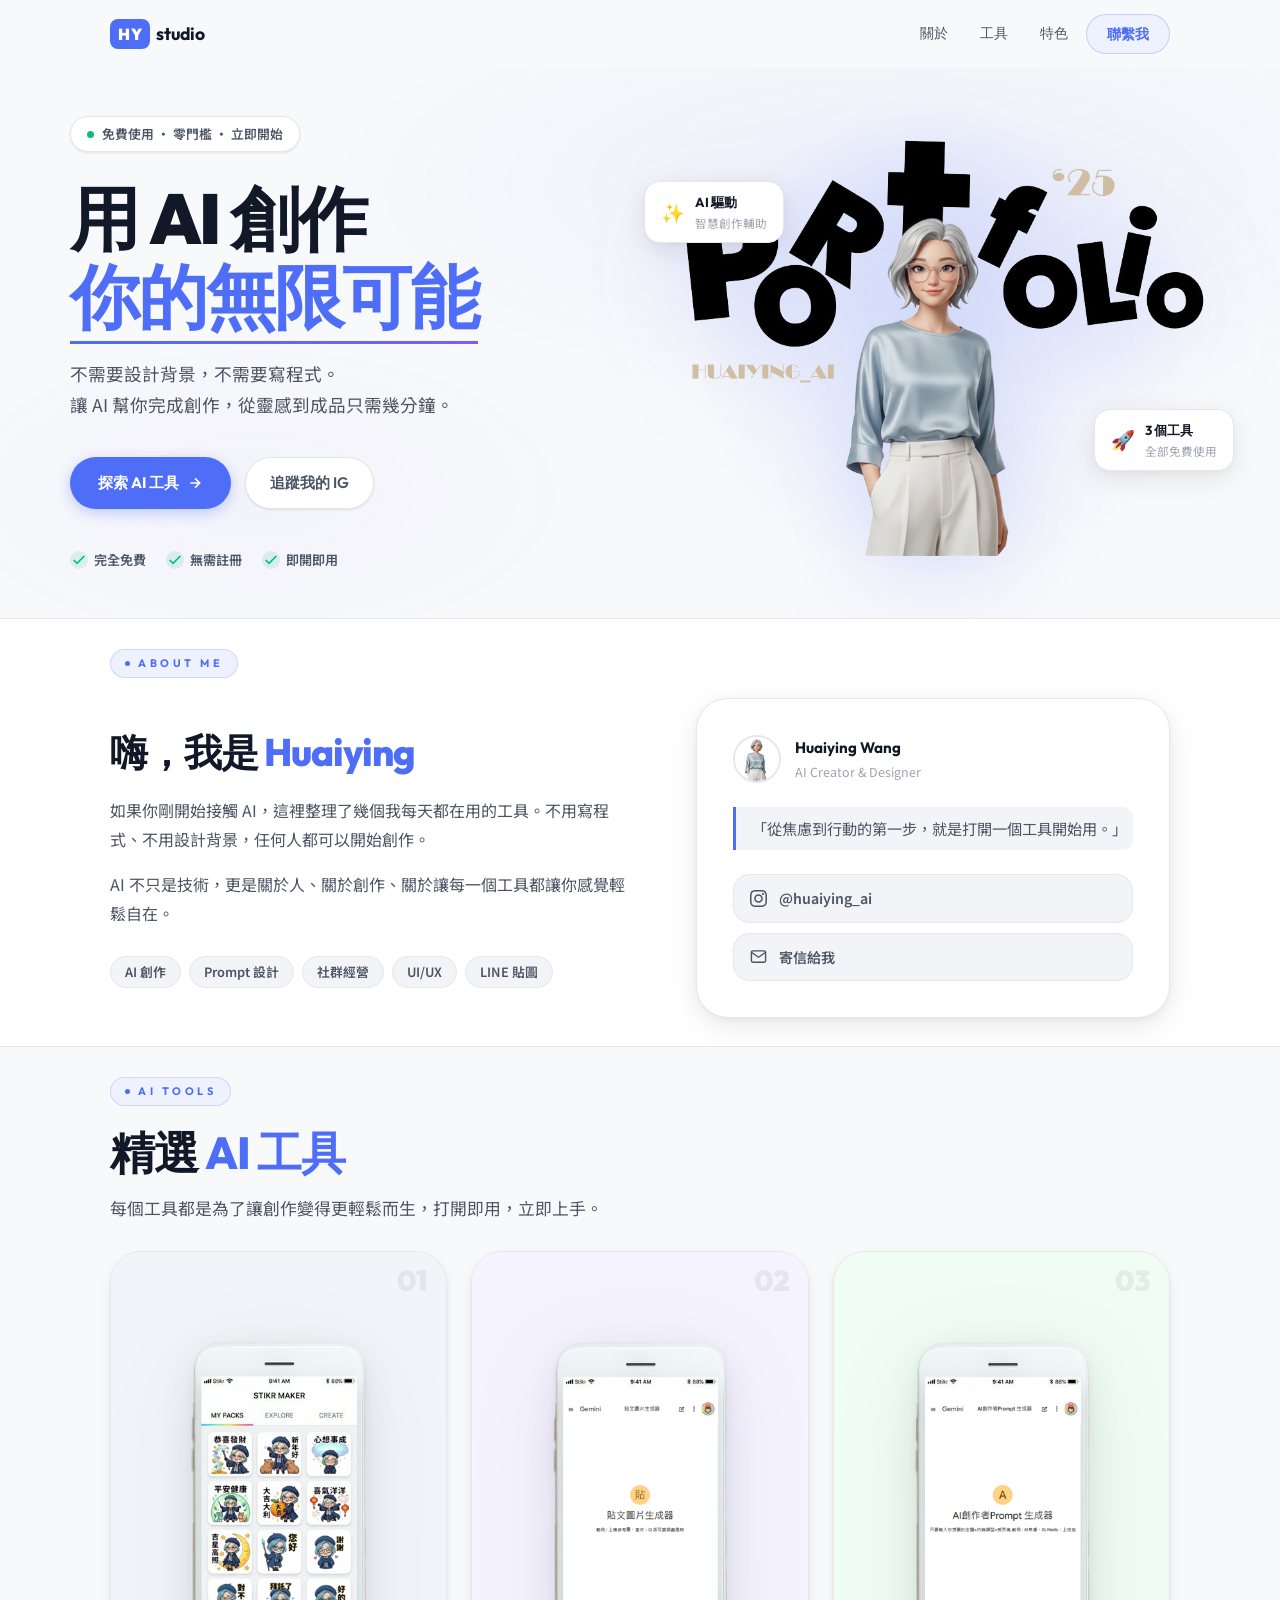
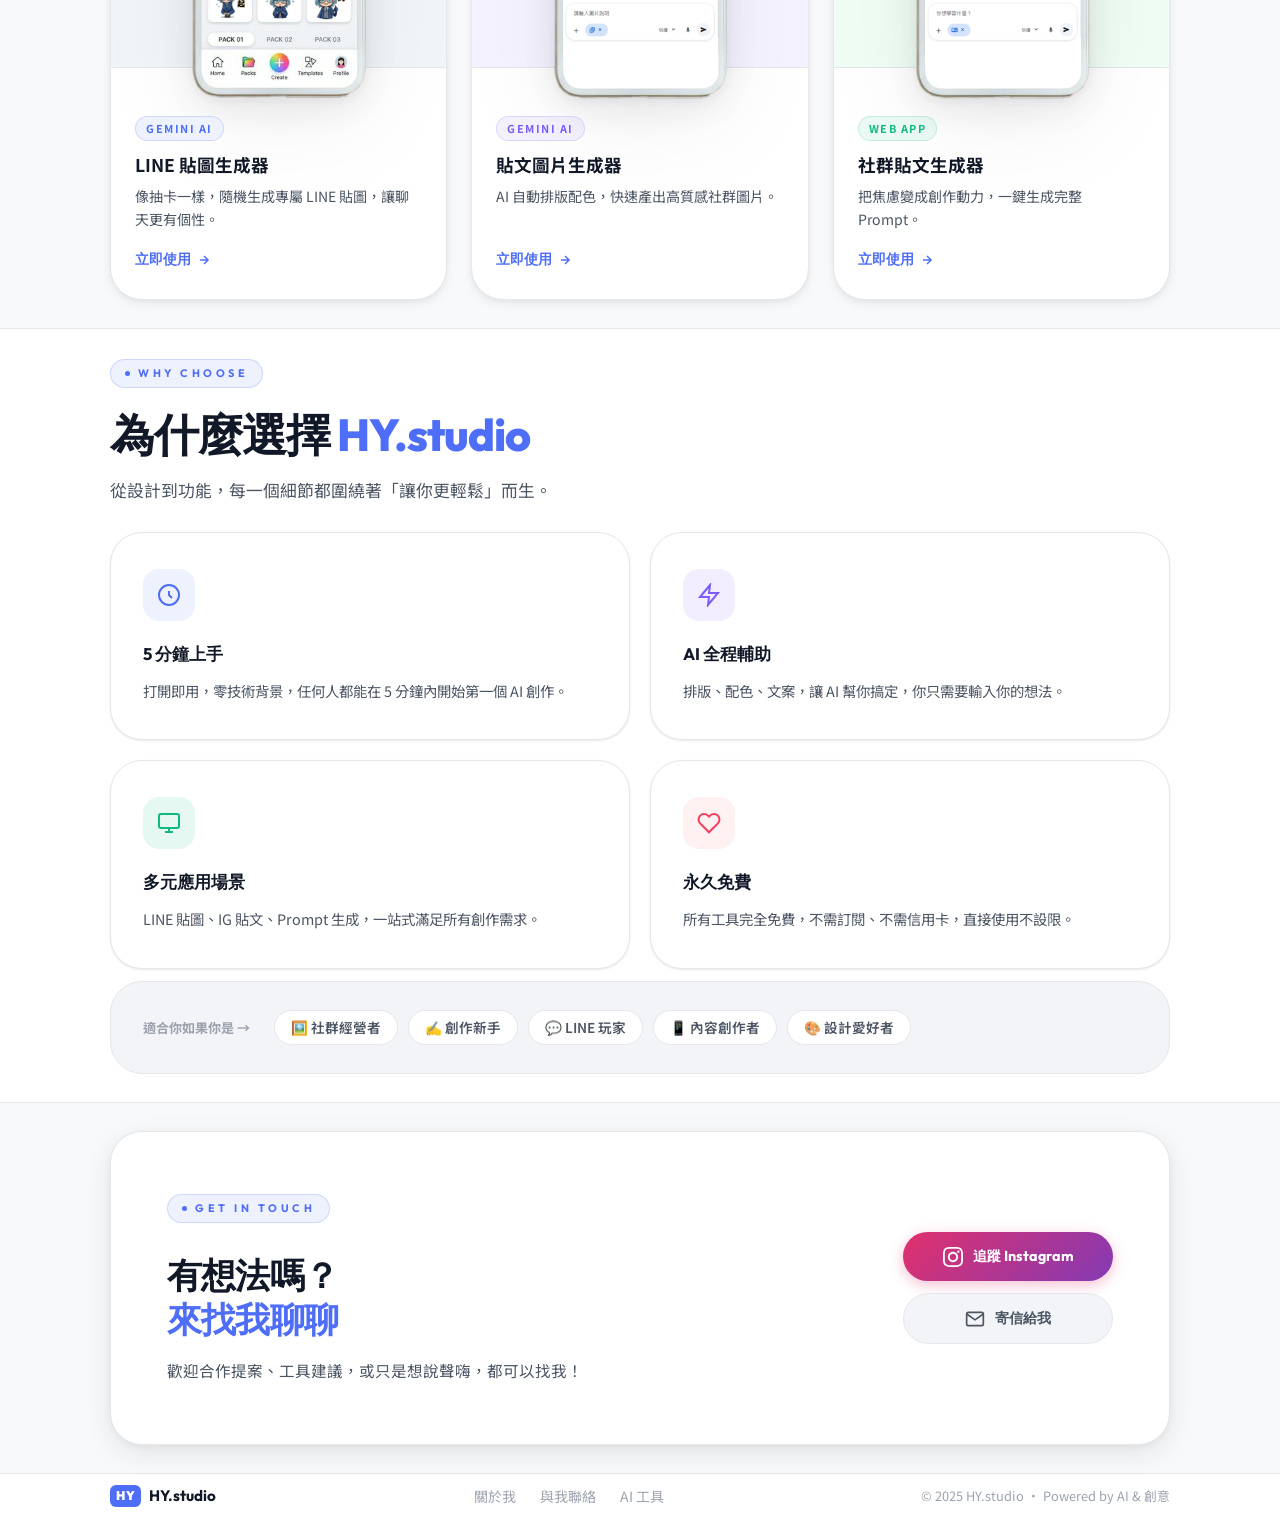
<file: index.html>
<!DOCTYPE html>
<html lang="zh-TW">
<head>
    <meta charset="UTF-8">
    <meta name="viewport" content="width=device-width, initial-scale=1.0">
    <title>HY.studio｜AI 創作與效率工具包</title>
    <meta name="description" content="HY.studio — AI 創作與效率工具包，從焦慮到行動的第一步。免費 AI 工具、LINE 貼圖生成、社群貼文生成器，零門檻開始你的 AI 創作之旅。">
    <meta name="keywords" content="AI工具, LINE貼圖, 社群貼文, Prompt生成, HY studio, 免費AI">
    <link rel="preconnect" href="https://fonts.googleapis.com">
    <link rel="preconnect" href="https://fonts.gstatic.com" crossorigin>
    <link href="https://fonts.googleapis.com/css2?family=Outfit:wght@300;400;500;600;700;800;900&family=Noto+Sans+TC:wght@300;400;500;600;700;900&display=swap" rel="stylesheet">
    <link rel="stylesheet" href="style.css">
</head>
<body>

    <!-- ===== NAVBAR ===== -->
    <nav class="navbar" id="navbar" role="navigation" aria-label="主要導覽">
        <div class="nav-inner">
            <a href="#" class="nav-logo" id="nav-logo-link" aria-label="HY.studio 首頁">
                <span class="logo-mark" aria-hidden="true">HY</span>
                <span class="logo-text">studio</span>
            </a>
            <div class="nav-links" role="list">
                <a href="#about"    class="nav-link" role="listitem">關於</a>
                <a href="#tools"    class="nav-link" role="listitem">工具</a>
                <a href="#features" class="nav-link" role="listitem">特色</a>
                <a href="#contact"  class="nav-cta"  role="listitem" id="nav-contact-btn">聯繫我</a>
            </div>
        </div>
    </nav>

    <!-- ===== HERO ===== -->
    <section class="hero" id="hero" aria-label="主視覺區塊">
        <div class="hero-inner">
            <!-- 左欄：文字 -->
            <div class="hero-text">
                <div class="hero-badge">
                    <span class="badge-dot" aria-hidden="true"></span>
                    免費使用 · 零門檻 · 立即開始
                </div>
                <h1 class="hero-title" id="hero-title">
                    用 AI 創作<br>
                    <span class="hero-title-accent">你的無限可能</span>
                </h1>
                <p class="hero-desc">
                    不需要設計背景，不需要寫程式。<br>
                    讓 AI 幫你完成創作，從靈感到成品只需幾分鐘。
                </p>
                <div class="hero-actions">
                    <a href="#tools" class="btn-primary" id="hero-cta-tools">
                        探索 AI 工具
                        <svg width="16" height="16" viewBox="0 0 24 24" fill="none" stroke="currentColor" stroke-width="2.5" aria-hidden="true"><path d="M5 12h14M12 5l7 7-7 7"/></svg>
                    </a>
                    <a href="https://www.instagram.com/huaiying_ai" target="_blank" rel="noopener noreferrer" class="btn-outline" id="hero-cta-ig">
                        追蹤我的 IG
                    </a>
                </div>
                <!-- 信任指標 -->
                <div class="trust-bar" aria-label="信任指標">
                    <div class="trust-item">
                        <span class="trust-icon" aria-hidden="true">
                            <svg width="16" height="16" viewBox="0 0 24 24" fill="none" stroke="currentColor" stroke-width="2.5"><polyline points="20 6 9 17 4 12"/></svg>
                        </span>
                        完全免費
                    </div>
                    <div class="trust-item">
                        <span class="trust-icon" aria-hidden="true">
                            <svg width="16" height="16" viewBox="0 0 24 24" fill="none" stroke="currentColor" stroke-width="2.5"><polyline points="20 6 9 17 4 12"/></svg>
                        </span>
                        無需註冊
                    </div>
                    <div class="trust-item">
                        <span class="trust-icon" aria-hidden="true">
                            <svg width="16" height="16" viewBox="0 0 24 24" fill="none" stroke="currentColor" stroke-width="2.5"><polyline points="20 6 9 17 4 12"/></svg>
                        </span>
                        即開即用
                    </div>
                </div>
            </div>

            <!-- 右欄：Avatar -->
            <div class="hero-visual" aria-hidden="true">
                <div class="hero-img-wrapper" id="hero-avatar-frame">
                    <div class="hero-img-bg"></div>
                    <img src="images/portfolio_head.png" alt="HY — AI 創作者 Huaiying" class="hero-avatar" id="hero-avatar" loading="eager">
                </div>
                <!-- 浮動卡 -->
                <div class="float-card card-top">
                    <span class="float-icon">✨</span>
                    <div>
                        <div class="float-title">AI 驅動</div>
                        <div class="float-sub">智慧創作輔助</div>
                    </div>
                </div>
                <div class="float-card card-bottom">
                    <span class="float-icon">🚀</span>
                    <div>
                        <div class="float-title">3 個工具</div>
                        <div class="float-sub">全部免費使用</div>
                    </div>
                </div>
            </div>
        </div>
    </section>

    <!-- ===== ABOUT ===== -->
    <section class="about-section fade-in" id="about" aria-label="關於 HY.studio">
        <div class="section-wrap">
            <div class="section-eyebrow">About Me</div>
            <div class="about-grid">
                <div class="about-text">
                    <h2>嗨，我是 <span class="text-accent">Huaiying</span></h2>
                    <p>如果你剛開始接觸 AI，這裡整理了幾個我每天都在用的工具。不用寫程式、不用設計背景，任何人都可以開始創作。</p>
                    <p>AI 不只是技術，更是關於人、關於創作、關於讓每一個工具都讓你感覺輕鬆自在。</p>
                    <div class="about-tags" aria-label="專業領域">
                        <span class="tag">AI 創作</span>
                        <span class="tag">Prompt 設計</span>
                        <span class="tag">社群經營</span>
                        <span class="tag">UI/UX</span>
                        <span class="tag">LINE 貼圖</span>
                    </div>
                </div>
                <div class="about-card" role="complementary">
                    <div class="about-card-top">
                        <div class="about-avatar-wrap">
                            <img src="images/avatar.png" alt="Huaiying 頭像" loading="lazy"
                                 onerror="this.style.display='none';this.nextElementSibling.style.display='flex'">
                            <div class="avatar-initial" aria-hidden="true" style="display:none">HY</div>
                        </div>
                        <div>
                            <div class="about-name">Huaiying Wang</div>
                            <div class="about-role">AI Creator &amp; Designer</div>
                        </div>
                    </div>
                    <blockquote class="about-quote">
                        「從焦慮到行動的第一步，就是打開一個工具開始用。」
                    </blockquote>
                    <div class="about-social">
                        <a href="https://www.instagram.com/huaiying_ai" target="_blank" rel="noopener noreferrer"
                           class="social-btn" id="about-ig-link" aria-label="前往 Instagram @huaiying_ai">
                            <svg viewBox="0 0 24 24" fill="currentColor" width="17" height="17" aria-hidden="true"><path d="M12 2.163c3.204 0 3.584.012 4.85.07 3.252.148 4.771 1.691 4.919 4.919.058 1.265.069 1.645.069 4.849 0 3.205-.012 3.584-.069 4.849-.149 3.225-1.664 4.771-4.919 4.919-1.266.058-1.644.07-4.85.07-3.204 0-3.584-.012-4.849-.07-3.26-.149-4.771-1.699-4.919-4.92-.058-1.265-.07-1.644-.07-4.849 0-3.204.013-3.583.07-4.849.149-3.227 1.664-4.771 4.919-4.919 1.266-.057 1.645-.069 4.849-.069zm0-2.163c-3.259 0-3.667.014-4.947.072-4.358.2-6.78 2.618-6.98 6.98-.059 1.281-.073 1.689-.073 4.948 0 3.259.014 3.668.072 4.948.2 4.358 2.618 6.78 6.98 6.98 1.281.058 1.689.072 4.948.072 3.259 0 3.668-.014 4.948-.072 4.354-.2 6.782-2.618 6.979-6.98.059-1.28.073-1.689.073-4.948 0-3.259-.014-3.667-.072-4.947-.196-4.354-2.617-6.78-6.979-6.98-1.281-.059-1.69-.073-4.949-.073zm0 5.838c-3.403 0-6.162 2.759-6.162 6.162s2.759 6.163 6.162 6.163 6.162-2.759 6.162-6.163c0-3.403-2.759-6.162-6.162-6.162zm0 10.162c-2.209 0-4-1.79-4-4 0-2.209 1.791-4 4-4s4 1.791 4 4c0 2.21-1.791 4-4 4zm6.406-11.845c-.796 0-1.441.645-1.441 1.44s.645 1.44 1.441 1.44c.795 0 1.439-.645 1.439-1.44s-.644-1.44-1.439-1.44z"/></svg>
                            @huaiying_ai
                        </a>
                        <a href="mailto:love520297@gmail.com" class="social-btn" id="about-email-link" aria-label="寄信給 Huaiying">
                            <svg viewBox="0 0 24 24" fill="none" stroke="currentColor" stroke-width="2" width="17" height="17" aria-hidden="true"><path d="M4 4h16c1.1 0 2 .9 2 2v12c0 1.1-.9 2-2 2H4c-1.1 0-2-.9-2-2V6c0-1.1.9-2 2-2z"/><polyline points="22,6 12,13 2,6"/></svg>
                            寄信給我
                        </a>
                    </div>
                </div>
            </div>
        </div>
    </section>

    <!-- ===== TOOLS ===== -->
    <section class="tools-section fade-in" id="tools" aria-label="AI 工具集">
        <div class="section-wrap">
            <div class="section-eyebrow">AI Tools</div>
            <div class="section-head">
                <h2>精選 <span class="text-accent">AI 工具</span></h2>
                <p>每個工具都是為了讓創作變得更輕鬆而生，打開即用，立即上手。</p>
            </div>
            <div class="tools-grid">

                <!-- Tool 1 -->
                <a href="https://gemini.google.com/gem/1bH7UKAQ98j5DDGZ2HF9pX1z3nfZRypis?usp=sharing"
                   target="_blank" rel="noopener noreferrer"
                   class="tool-card" id="tool-card-1"
                   aria-label="LINE 貼圖生成器 — 像抽卡一樣，隨機生成專屬 LINE 貼圖">
                    <div class="tool-img-area tool-color-1">
                        <img src="images/project1.png" alt="LINE 貼圖生成器截圖" class="tool-img" loading="lazy">
                        <span class="tool-num" aria-hidden="true">01</span>
                    </div>
                    <div class="tool-body">
                        <div class="tool-badge tool-badge-1">Gemini AI</div>
                        <h3 class="tool-name">LINE 貼圖生成器</h3>
                        <p class="tool-desc">像抽卡一樣，隨機生成專屬 LINE 貼圖，讓聊天更有個性。</p>
                        <span class="tool-link">
                            立即使用
                            <svg width="14" height="14" viewBox="0 0 24 24" fill="none" stroke="currentColor" stroke-width="2.5" aria-hidden="true"><path d="M5 12h14M12 5l7 7-7 7"/></svg>
                        </span>
                    </div>
                </a>

                <!-- Tool 2 -->
                <a href="https://gemini.google.com/gem/1B8_Dv3RvipbUSTOd32ougni2UcuUi9Gp?usp=sharing"
                   target="_blank" rel="noopener noreferrer"
                   class="tool-card" id="tool-card-2"
                   aria-label="貼文圖片生成器 — AI 自動排版配色，快速產出社群圖片">
                    <div class="tool-img-area tool-color-2">
                        <img src="images/project2.png" alt="貼文圖片生成器截圖" class="tool-img" loading="lazy">
                        <span class="tool-num" aria-hidden="true">02</span>
                    </div>
                    <div class="tool-body">
                        <div class="tool-badge tool-badge-2">Gemini AI</div>
                        <h3 class="tool-name">貼文圖片生成器</h3>
                        <p class="tool-desc">AI 自動排版配色，快速產出高質感社群圖片。</p>
                        <span class="tool-link">
                            立即使用
                            <svg width="14" height="14" viewBox="0 0 24 24" fill="none" stroke="currentColor" stroke-width="2.5" aria-hidden="true"><path d="M5 12h14M12 5l7 7-7 7"/></svg>
                        </span>
                    </div>
                </a>

                <!-- Tool 3 -->
                <a href="https://huaiyingwang.github.io/post-generator/"
                   target="_blank" rel="noopener noreferrer"
                   class="tool-card" id="tool-card-3"
                   aria-label="社群貼文生成器 — 把焦慮變成創作，一鍵生成完整Prompt">
                    <div class="tool-img-area tool-color-3">
                        <img src="images/project3.png" alt="社群貼文生成器截圖" class="tool-img" loading="lazy">
                        <span class="tool-num" aria-hidden="true">03</span>
                    </div>
                    <div class="tool-body">
                        <div class="tool-badge tool-badge-3">Web App</div>
                        <h3 class="tool-name">社群貼文生成器</h3>
                        <p class="tool-desc">把焦慮變成創作動力，一鍵生成完整 Prompt。</p>
                        <span class="tool-link">
                            立即使用
                            <svg width="14" height="14" viewBox="0 0 24 24" fill="none" stroke="currentColor" stroke-width="2.5" aria-hidden="true"><path d="M5 12h14M12 5l7 7-7 7"/></svg>
                        </span>
                    </div>
                </a>

            </div>
        </div>
    </section>

    <!-- ===== FEATURES ===== -->
    <section class="features-section fade-in" id="features" aria-label="工具特色">
        <div class="section-wrap">
            <div class="section-eyebrow">Why Choose</div>
            <div class="section-head">
                <h2>為什麼選擇 <span class="text-accent">HY.studio</span></h2>
                <p>從設計到功能，每一個細節都圍繞著「讓你更輕鬆」而生。</p>
            </div>
            <div class="features-grid">
                <div class="feature-card" id="feat-1">
                    <div class="feat-icon feat-icon-blue" aria-hidden="true">
                        <svg width="24" height="24" viewBox="0 0 24 24" fill="none" stroke="currentColor" stroke-width="2"><circle cx="12" cy="12" r="10"/><path d="M12 8v4l3 3"/></svg>
                    </div>
                    <h3>5 分鐘上手</h3>
                    <p>打開即用，零技術背景，任何人都能在 5 分鐘內開始第一個 AI 創作。</p>
                </div>
                <div class="feature-card" id="feat-2">
                    <div class="feat-icon feat-icon-violet" aria-hidden="true">
                        <svg width="24" height="24" viewBox="0 0 24 24" fill="none" stroke="currentColor" stroke-width="2"><polygon points="13 2 3 14 12 14 11 22 21 10 12 10 13 2"/></svg>
                    </div>
                    <h3>AI 全程輔助</h3>
                    <p>排版、配色、文案，讓 AI 幫你搞定，你只需要輸入你的想法。</p>
                </div>
                <div class="feature-card" id="feat-3">
                    <div class="feat-icon feat-icon-green" aria-hidden="true">
                        <svg width="24" height="24" viewBox="0 0 24 24" fill="none" stroke="currentColor" stroke-width="2"><rect x="2" y="3" width="20" height="14" rx="2"/><line x1="8" y1="21" x2="16" y2="21"/><line x1="12" y1="17" x2="12" y2="21"/></svg>
                    </div>
                    <h3>多元應用場景</h3>
                    <p>LINE 貼圖、IG 貼文、Prompt 生成，一站式滿足所有創作需求。</p>
                </div>
                <div class="feature-card" id="feat-4">
                    <div class="feat-icon feat-icon-rose" aria-hidden="true">
                        <svg width="24" height="24" viewBox="0 0 24 24" fill="none" stroke="currentColor" stroke-width="2"><path d="M20.84 4.61a5.5 5.5 0 0 0-7.78 0L12 5.67l-1.06-1.06a5.5 5.5 0 0 0-7.78 7.78l1.06 1.06L12 21.23l7.78-7.78 1.06-1.06a5.5 5.5 0 0 0 0-7.78z"/></svg>
                    </div>
                    <h3>永久免費</h3>
                    <p>所有工具完全免費，不需訂閱、不需信用卡，直接使用不設限。</p>
                </div>
            </div>

            <!-- 使用場景橫幅 -->
            <div class="use-cases" aria-label="適合對象">
                <div class="use-case-label">適合你如果你是 →</div>
                <div class="use-case-chips">
                    <span class="use-chip">🖼️ 社群經營者</span>
                    <span class="use-chip">✍️ 創作新手</span>
                    <span class="use-chip">💬 LINE 玩家</span>
                    <span class="use-chip">📱 內容創作者</span>
                    <span class="use-chip">🎨 設計愛好者</span>
                </div>
            </div>
        </div>
    </section>

    <!-- ===== CONTACT ===== -->
    <section class="contact-section fade-in" id="contact" aria-label="聯繫方式">
        <div class="section-wrap">
            <div class="contact-card">
                <div class="contact-left">
                    <div class="section-eyebrow">Get in Touch</div>
                    <h2>有想法嗎？<br><span class="text-accent">來找我聊聊</span></h2>
                    <p>歡迎合作提案、工具建議，或只是想說聲嗨，都可以找我！</p>
                </div>
                <div class="contact-actions">
                    <a href="https://www.instagram.com/huaiying_ai" target="_blank" rel="noopener noreferrer"
                       class="contact-btn btn-ig" id="contact-ig" aria-label="前往 Instagram @huaiying_ai">
                        <svg viewBox="0 0 24 24" fill="currentColor" width="20" height="20" aria-hidden="true"><path d="M12 2.163c3.204 0 3.584.012 4.85.07 3.252.148 4.771 1.691 4.919 4.919.058 1.265.069 1.645.069 4.849 0 3.205-.012 3.584-.069 4.849-.149 3.225-1.664 4.771-4.919 4.919-1.266.058-1.644.07-4.85.07-3.204 0-3.584-.012-4.849-.07-3.26-.149-4.771-1.699-4.919-4.92-.058-1.265-.07-1.644-.07-4.849 0-3.204.013-3.583.07-4.849.149-3.227 1.664-4.771 4.919-4.919 1.266-.057 1.645-.069 4.849-.069zm0-2.163c-3.259 0-3.667.014-4.947.072-4.358.2-6.78 2.618-6.98 6.98-.059 1.281-.073 1.689-.073 4.948 0 3.259.014 3.668.072 4.948.2 4.358 2.618 6.78 6.98 6.98 1.281.058 1.689.072 4.948.072 3.259 0 3.668-.014 4.948-.072 4.354-.2 6.782-2.618 6.979-6.98.059-1.28.073-1.689.073-4.948 0-3.259-.014-3.667-.072-4.947-.196-4.354-2.617-6.78-6.979-6.98-1.281-.059-1.69-.073-4.949-.073zm0 5.838c-3.403 0-6.162 2.759-6.162 6.162s2.759 6.163 6.162 6.163 6.162-2.759 6.162-6.163c0-3.403-2.759-6.162-6.162-6.162zm0 10.162c-2.209 0-4-1.79-4-4 0-2.209 1.791-4 4-4s4 1.791 4 4c0 2.21-1.791 4-4 4zm6.406-11.845c-.796 0-1.441.645-1.441 1.44s.645 1.44 1.441 1.44c.795 0 1.439-.645 1.439-1.44s-.644-1.44-1.439-1.44z"/></svg>
                        追蹤 Instagram
                    </a>
                    <a href="mailto:love520297@gmail.com" class="contact-btn btn-email" id="contact-email" aria-label="寄信至 love520297@gmail.com">
                        <svg viewBox="0 0 24 24" fill="none" stroke="currentColor" stroke-width="2" width="20" height="20" aria-hidden="true"><path d="M4 4h16c1.1 0 2 .9 2 2v12c0 1.1-.9 2-2 2H4c-1.1 0-2-.9-2-2V6c0-1.1.9-2 2-2z"/><polyline points="22,6 12,13 2,6"/></svg>
                        寄信給我
                    </a>
                </div>
            </div>
        </div>
    </section>

    <!-- ===== FOOTER ===== -->
    <footer class="site-footer" role="contentinfo">
        <div class="footer-inner">
            <div class="footer-brand">
                <span class="logo-mark sm" aria-hidden="true">HY</span>
                <span>HY.studio</span>
            </div>
            <nav class="footer-nav" aria-label="頁尾導覽">
                <a href="https://www.instagram.com/huaiying_ai" target="_blank" rel="noopener noreferrer" id="footer-ig">關於我</a>
                <a href="mailto:love520297@gmail.com" id="footer-email">與我聯絡</a>
                <a href="#tools" id="footer-tools">AI 工具</a>
            </nav>
            <p class="copyright">&copy; 2025 HY.studio &middot; Powered by AI &amp; 創意</p>
        </div>
    </footer>

    <script>
    // ===== Navbar 滾動效果 =====
    const navbar = document.getElementById('navbar');
    window.addEventListener('scroll', () => {
        navbar.classList.toggle('scrolled', window.scrollY > 50);
    }, { passive: true });

    // ===== Fade-in 動畫 =====
    const observer = new IntersectionObserver((entries) => {
        entries.forEach(entry => {
            if (entry.isIntersecting) {
                entry.target.classList.add('visible');
                observer.unobserve(entry.target);
            }
        });
    }, { threshold: 0.06, rootMargin: '0px 0px -50px 0px' });
    document.querySelectorAll('.fade-in').forEach(el => observer.observe(el));

    // ===== Hero 輕微視差 =====
    const avatarFrame = document.getElementById('hero-avatar-frame');
    if (avatarFrame && window.matchMedia('(hover: hover)').matches) {
        window.addEventListener('mousemove', (e) => {
            const x = (e.clientX / window.innerWidth - 0.5) * 12;
            const y = (e.clientY / window.innerHeight - 0.5) * 8;
            avatarFrame.style.transform = `translate(${x}px, ${y}px)`;
        }, { passive: true });
    }

    // ===== Hero 標題進場 =====
    (function() {
        const title = document.querySelector('.hero-title');
        const desc  = document.querySelector('.hero-desc');
        const badge = document.querySelector('.hero-badge');
        const acts  = document.querySelector('.hero-actions');
        const trust = document.querySelector('.trust-bar');
        [badge, title, desc, acts, trust].forEach((el, i) => {
            if (!el) return;
            el.style.cssText = 'opacity:0;transform:translateY(22px);transition:none';
            setTimeout(() => {
                el.style.transition = 'opacity 0.65s ease, transform 0.65s ease';
                el.style.opacity = '1';
                el.style.transform = 'translateY(0)';
            }, 120 + i * 130);
        });
    })();

    // ===== 工具卡片 hover 效果 =====
    document.querySelectorAll('.tool-card').forEach(card => {
        card.addEventListener('mouseenter', () => {
            card.style.transform = 'translateY(-6px)';
        });
        card.addEventListener('mouseleave', () => {
            card.style.transform = '';
        });
    });

    // ===== 平滑滾動 =====
    document.querySelectorAll('a[href^="#"]').forEach(anchor => {
        anchor.addEventListener('click', function(e) {
            e.preventDefault();
            const target = document.querySelector(this.getAttribute('href'));
            if (target) target.scrollIntoView({ behavior: 'smooth', block: 'start' });
        });
    });
    </script>
</body>
</html>
</file>
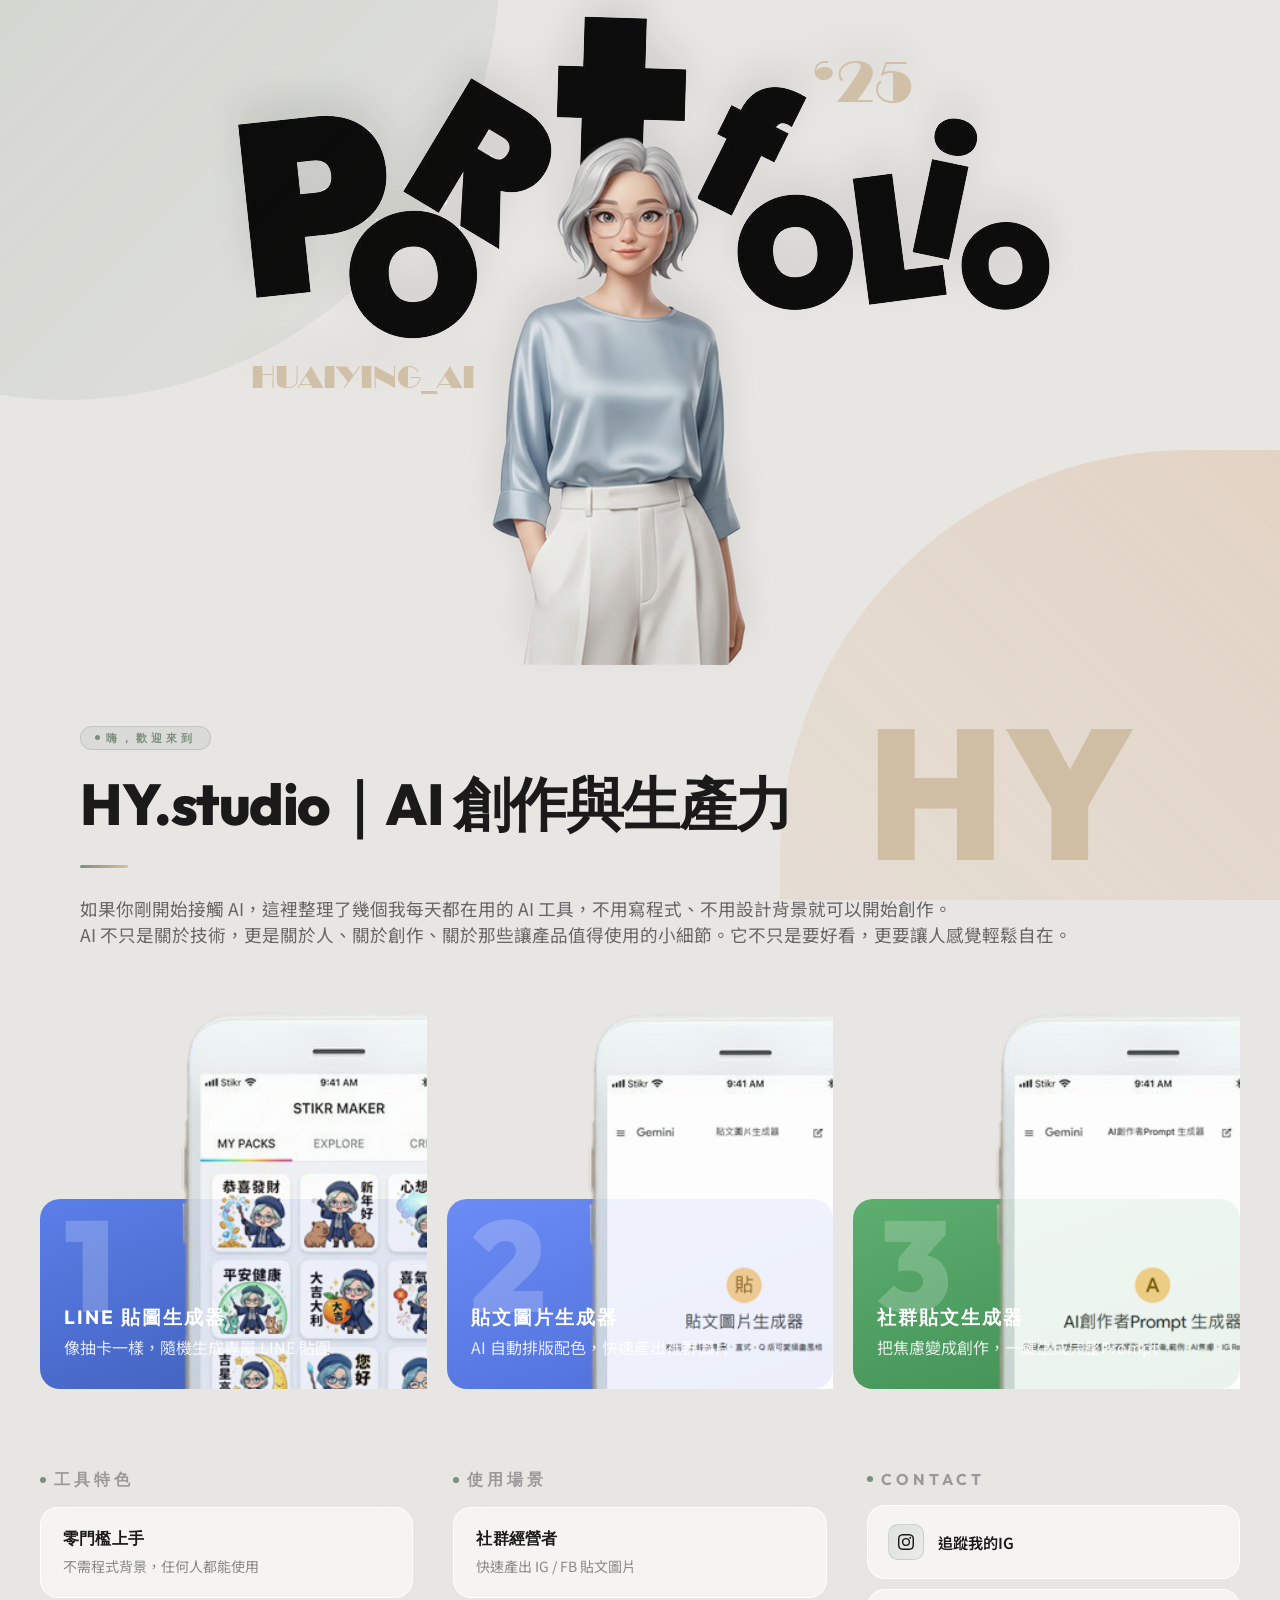
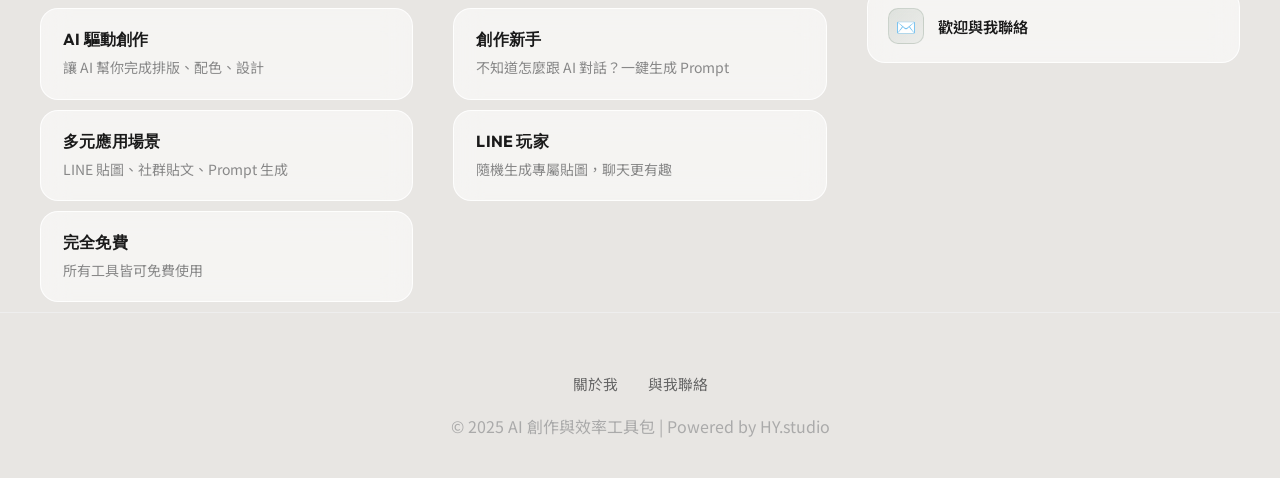
<file: index copy 3.html>
<!DOCTYPE html>
<html lang="zh-TW">
<head>
    <meta charset="UTF-8">
    <meta name="viewport" content="width=device-width, initial-scale=1.0">
    <title>AI 創作與效率工具包 | HY.studio</title>
    <meta name="description" content="AI 創作與效率工具包 — 從焦慮到行動的第一步，免費 AI 工具與精選課程">
    <link rel="preconnect" href="https://fonts.googleapis.com">
    <link rel="preconnect" href="https://fonts.gstatic.com" crossorigin>
    <link href="https://fonts.googleapis.com/css2?family=Outfit:wght@300;400;500;600;700;800;900&family=Noto+Sans+TC:wght@300;400;500;600;700;900&display=swap" rel="stylesheet">
    <link rel="stylesheet" href="style copy 2.css">
</head>
<body>

    <!-- 波浪背景裝飾 -->
    <div class="background-shapes">
        <div class="wave-shape wave-1"></div>
        <div class="wave-shape wave-3"></div>
    </div>

    <!-- ===== HERO ===== -->
    <section class="hero">
        <img src="images/portfolio_head.png" alt="AI 創作者" class="hero-avatar">
    </section>

    <!-- ===== ABOUT ===== -->
    <section class="about-section fade-in">
        <div class="about-content">
            <div class="about-text">
                <svg class="about-watermark" viewBox="0 0 500 220" aria-hidden="true">
                    <text x="8" y="195" class="about-watermark-text">HY</text>
                </svg>
                <h2>
                    <small>嗨，歡迎來到</small><br>
                    HY.studio｜AI 創作與生產力
                </h2>
                <p>
                    如果你剛開始接觸 AI，這裡整理了幾個我每天都在用的 AI 工具，不用寫程式、不用設計背景就可以開始創作。<br>AI 不只是關於技術，更是關於人、關於創作、關於那些讓產品值得使用的小細節。它不只是要好看，更要讓人感覺輕鬆自在。
                </p>
            </div>
        </div>
    </section>

    <!-- ===== PROJECTS ===== -->
    <section class="projects-section fade-in">
        <div class="projects-grid">
            <!-- Project 1 -->
            <a href="https://gemini.google.com/gem/1bH7UKAQ98j5DDGZ2HF9pX1z3nfZRypis?usp=sharing" target="_blank" class="project-card">
                <img src="images/project1.png" alt="LINE 貼圖生成器" class="project-card-preview">
                <span class="project-number">1</span>
                <div class="project-name">LINE 貼圖生成器</div>
                <div class="project-desc">像抽卡一樣，隨機生成專屬 LINE 貼圖</div>
            </a>

            <!-- Project 2 -->
            <a href="https://gemini.google.com/gem/1B8_Dv3RvipbUSTOd32ougni2UcuUi9Gp?usp=sharing" target="_blank" class="project-card">
                <img src="images/project2.png" alt=" 貼文圖片生成器" class="project-card-preview">
                <span class="project-number">2</span>
                <div class="project-name"> 貼文圖片生成器</div>
                <div class="project-desc">AI 自動排版配色，快速產出社群圖片</div>
            </a>

            <!-- Project 3 -->
            <a href="https://huaiyingwang.github.io/post-generator/" target="_blank" class="project-card">
                <img src="images/project3.png" alt="社群貼文生成器" class="project-card-preview">
                <span class="project-number">3</span>
                <div class="project-name">社群貼文生成器</div>
                <div class="project-desc">把焦慮變成創作，一鍵生成完整Prompt</div>
            </a>
        </div>
    </section>

    <!-- ===== RESUME / FEATURES ===== -->
    <section class="resume-section fade-in">
        <div class="resume-grid">
            <div class="resume-column-inner">
                <div class="resume-column-grid">
                    <!-- Column 1: 工具特色 -->
                    <div class="resume-column">
                        <h3>工具特色</h3>
                        <div class="resume-item">
                            <div class="resume-item-title">零門檻上手</div>
                            <div class="resume-item-sub">不需程式背景，任何人都能使用</div>
                        </div>
                        <div class="resume-item">
                            <div class="resume-item-title">AI 驅動創作</div>
                            <div class="resume-item-sub">讓 AI 幫你完成排版、配色、設計</div>
                        </div>
                        <div class="resume-item">
                            <div class="resume-item-title">多元應用場景</div>
                            <div class="resume-item-sub">LINE 貼圖、社群貼文、Prompt 生成</div>
                        </div>
                        <div class="resume-item">
                            <div class="resume-item-title">完全免費</div>
                            <div class="resume-item-sub">所有工具皆可免費使用</div>
                        </div>
                    </div>

                    <!-- Column 2: 使用場景 -->
                    <div class="resume-column">
                        <h3>使用場景</h3>
                        <div class="resume-item">
                            <div class="resume-item-title">社群經營者</div>
                            <div class="resume-item-sub">快速產出 IG / FB 貼文圖片</div>
                        </div>
                        <div class="resume-item">
                            <div class="resume-item-title">創作新手</div>
                            <div class="resume-item-sub">不知道怎麼跟 AI 對話？一鍵生成 Prompt</div>
                        </div>
                        <div class="resume-item">
                            <div class="resume-item-title">LINE 玩家</div>
                            <div class="resume-item-sub">隨機生成專屬貼圖，聊天更有趣</div>
                        </div>
                    </div>

                    <!-- Column 3: 聯繫方式 -->
                    <div class="resume-column">
                        <h3>Contact</h3>
                        <a href="https://www.instagram.com/huaiying_ai" target="_blank" class="contact-link">
                            <span class="contact-icon">
                                <svg stroke="currentColor" fill="currentColor" stroke-width="0" viewBox="0 0 16 16" focusable="false" class="chakra-icon css-1rsfhxy" aria-hidden="true" height="1em" width="1em" xmlns="http://www.w3.org/2000/svg"><path d="M8 0C5.829 0 5.556.01 4.703.048 3.85.088 3.269.222 2.76.42a3.9 3.9 0 0 0-1.417.923A3.9 3.9 0 0 0 .42 2.76C.222 3.268.087 3.85.048 4.7.01 5.555 0 5.827 0 8.001c0 2.172.01 2.444.048 3.297.04.852.174 1.433.372 1.942.205.526.478.972.923 1.417.444.445.89.719 1.416.923.51.198 1.09.333 1.942.372C5.555 15.99 5.827 16 8 16s2.444-.01 3.298-.048c.851-.04 1.434-.174 1.943-.372a3.9 3.9 0 0 0 1.416-.923c.445-.445.718-.891.923-1.417.197-.509.332-1.09.372-1.942C15.99 10.445 16 10.173 16 8s-.01-2.445-.048-3.299c-.04-.851-.175-1.433-.372-1.941a3.9 3.9 0 0 0-.923-1.417A3.9 3.9 0 0 0 13.24.42c-.51-.198-1.092-.333-1.943-.372C10.443.01 10.172 0 7.998 0zm-.717 1.442h.718c2.136 0 2.389.007 3.232.046.78.035 1.204.166 1.486.275.373.145.64.319.92.599s.453.546.598.92c.11.281.24.705.275 1.485.039.843.047 1.096.047 3.231s-.008 2.389-.047 3.232c-.035.78-.166 1.203-.275 1.485a2.5 2.5 0 0 1-.599.919c-.28.28-.546.453-.92.598-.28.11-.704.24-1.485.276-.843.038-1.096.047-3.232.047s-2.39-.009-3.233-.047c-.78-.036-1.203-.166-1.485-.276a2.5 2.5 0 0 1-.92-.598 2.5 2.5 0 0 1-.6-.92c-.109-.281-.24-.705-.275-1.485-.038-.843-.046-1.096-.046-3.233s.008-2.388.046-3.231c.036-.78.166-1.204.276-1.486.145-.373.319-.64.599-.92s.546-.453.92-.598c.282-.11.705-.24 1.485-.276.738-.034 1.024-.044 2.515-.045zm4.988 1.328a.96.96 0 1 0 0 1.92.96.96 0 0 0 0-1.92m-4.27 1.122a4.109 4.109 0 1 0 0 8.217 4.109 4.109 0 0 0 0-8.217m0 1.441a2.667 2.667 0 1 1 0 5.334 2.667 2.667 0 0 1 0-5.334"></path></svg>
                            </span>
                            追蹤我的IG
                        </a>
                        <a href="mailto:love520297@gmail.com" class="contact-link">
                            <span class="contact-icon">✉️</span>
                            歡迎與我聯絡
                        </a>
                    </div>
                </div>
            </div>
        </div>
    </section>

    <!-- ===== FOOTER ===== -->
    <footer>
        <div class="footer-links">
            <a href="https://www.instagram.com/huaiying_ai" target="_blank">關於我</a>
            <a href="mailto:love520297@gmail.com">與我聯絡</a>
        </div>
        <p class="copyright">&copy; 2025 AI 創作與效率工具包 | Powered by HY.studio</p>
    </footer>

    <script>
        // Intersection Observer for fade-in animations
        const observer = new IntersectionObserver((entries) => {
            entries.forEach(entry => {
                if (entry.isIntersecting) {
                    entry.target.classList.add('visible');
                }
            });
        }, {
            threshold: 0.1,
            rootMargin: '0px 0px -50px 0px'
        });

        document.querySelectorAll('.fade-in').forEach(el => observer.observe(el));

        // Card click ripple effect
        document.querySelectorAll('.project-card').forEach(card => {
            card.addEventListener('mousedown', function(e) {
                this.style.transform = 'scale(0.97)';
            });
            card.addEventListener('mouseup', function(e) {
                this.style.transform = '';
            });
            card.addEventListener('mouseleave', function(e) {
                this.style.transform = '';
            });
        });

        // Parallax effect on hero avatar
        const heroAvatar = document.querySelector('.hero-avatar');
        if (heroAvatar) {
            window.addEventListener('mousemove', (e) => {
                const x = (e.clientX / window.innerWidth - 0.5) * 20;
                const y = (e.clientY / window.innerHeight - 0.5) * 20;
                heroAvatar.style.transform = `translate(${x}px, ${y}px)`;
            });
        }

        // Smooth scroll
        document.querySelectorAll('a[href^="#"]').forEach(anchor => {
            anchor.addEventListener('click', function(e) {
                e.preventDefault();
                const target = document.querySelector(this.getAttribute('href'));
                if (target) {
                    target.scrollIntoView({ behavior: 'smooth' });
                }
            });
        });
    </script>
</body>
</html>
</file>
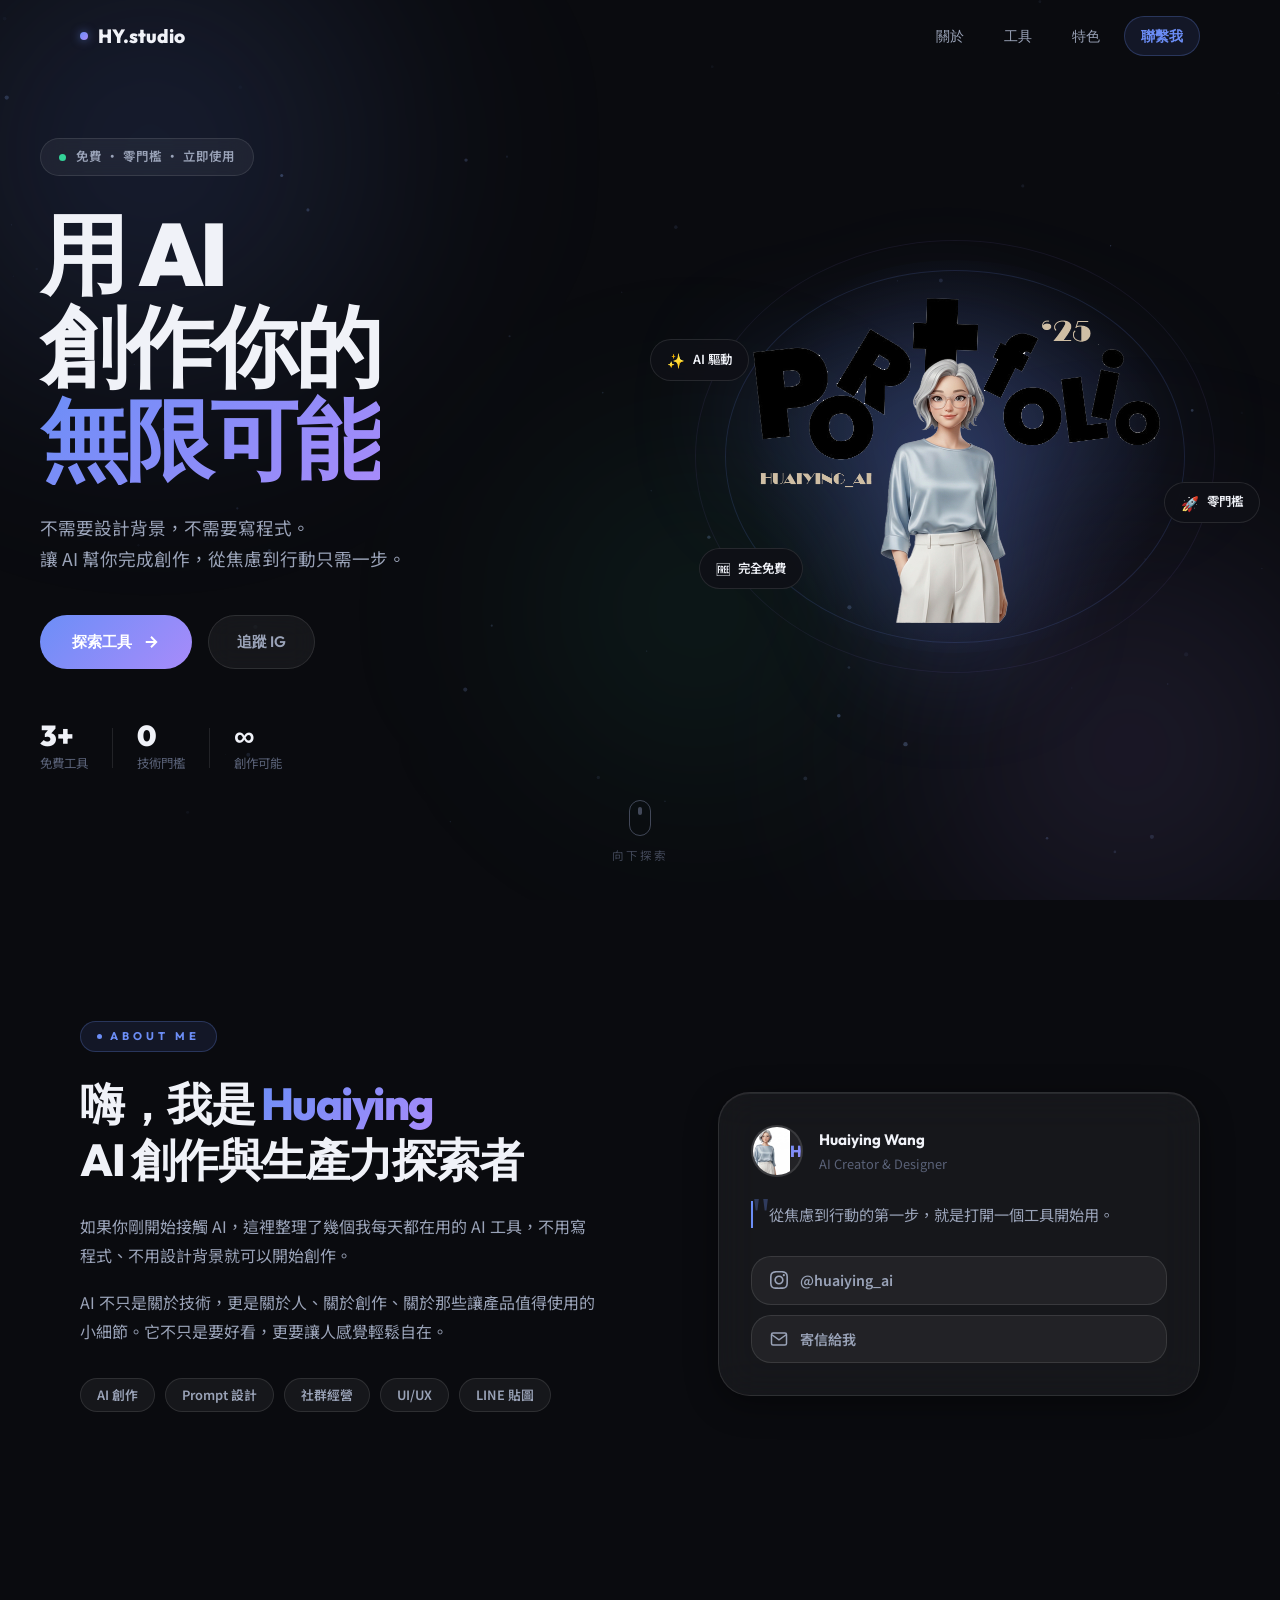
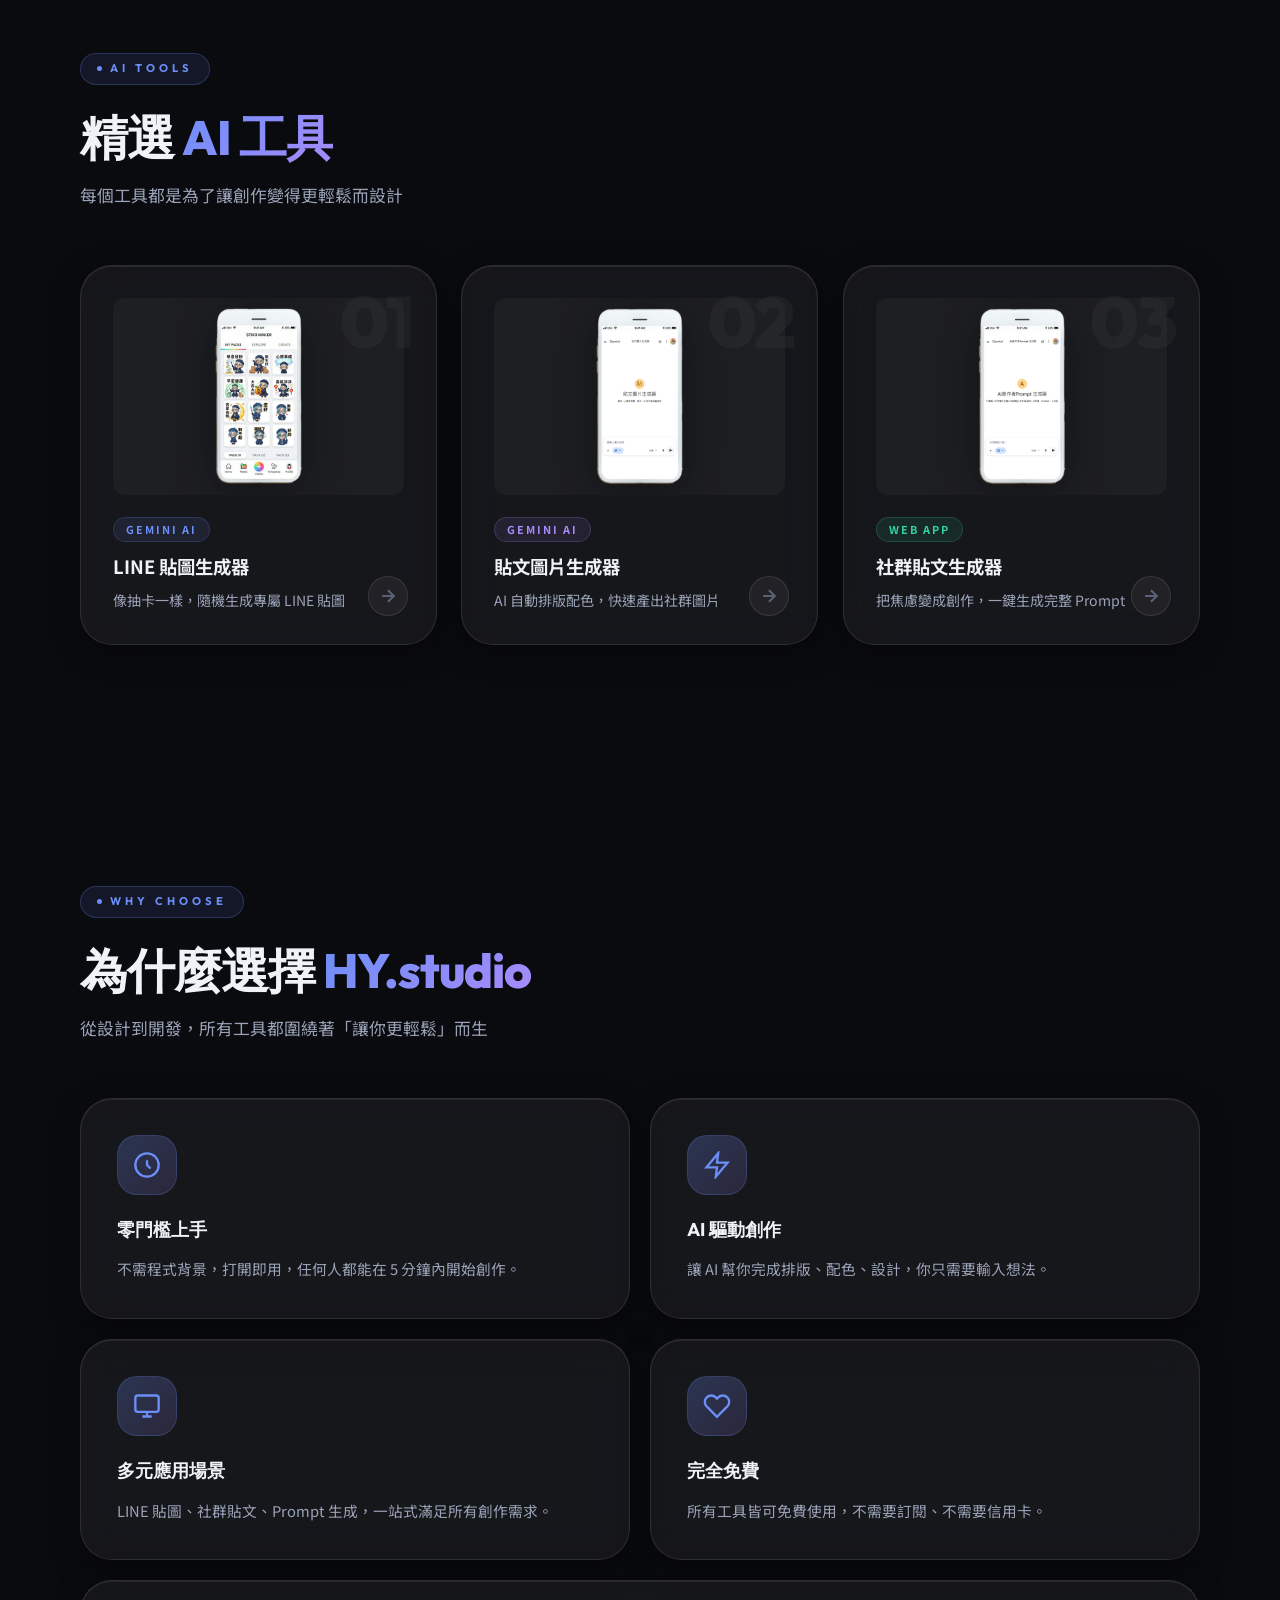
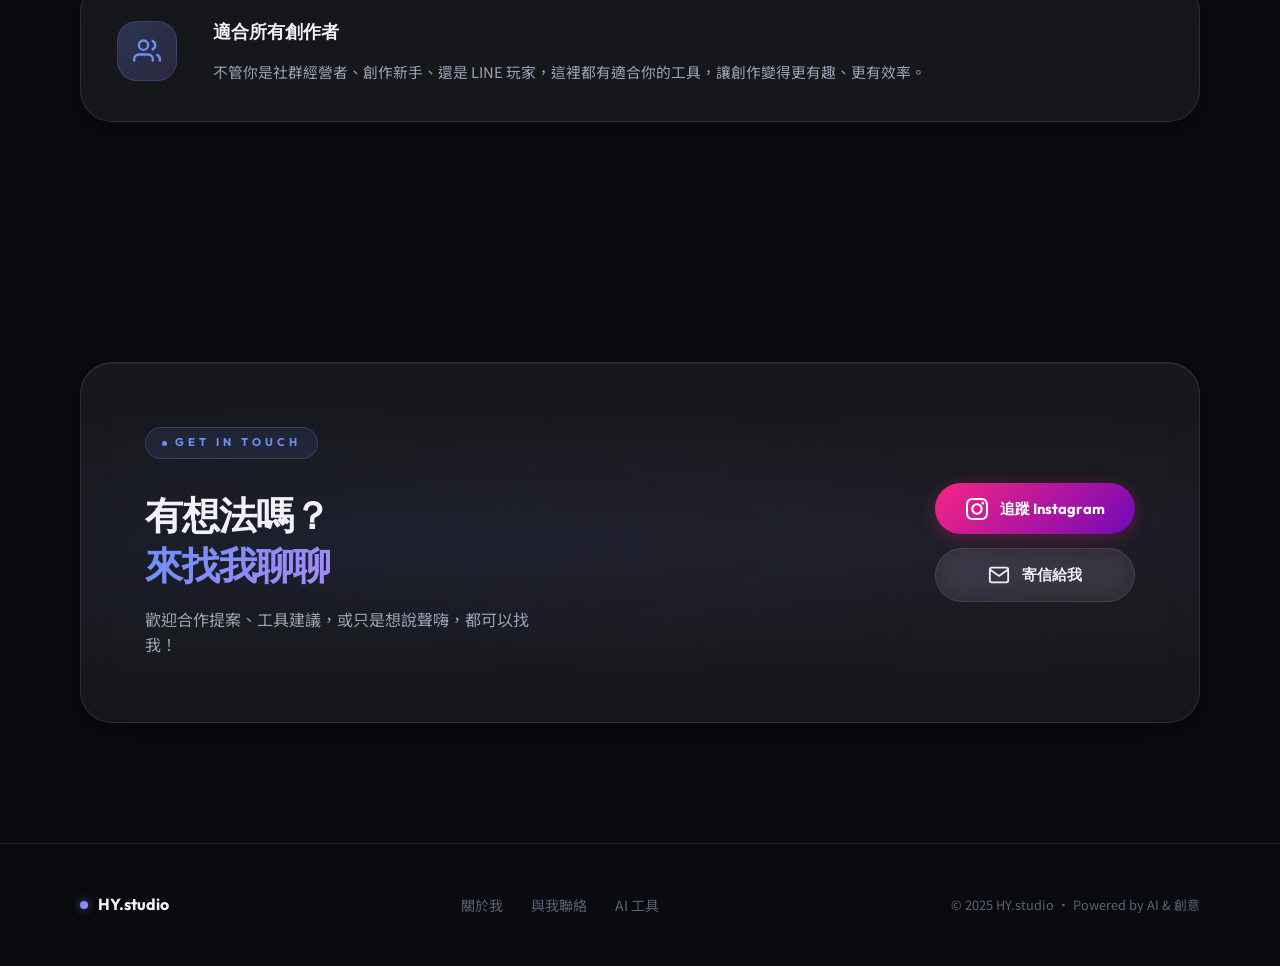
<file: index_dark.html>
<!DOCTYPE html>
<html lang="zh-TW">
<head>
    <meta charset="UTF-8">
    <meta name="viewport" content="width=device-width, initial-scale=1.0">
    <title>HY.studio｜AI 創作與效率工具包</title>
    <meta name="description" content="HY.studio — AI 創作與效率工具包，從焦慮到行動的第一步。免費 AI 工具、LINE 貼圖生成、社群貼文生成器，零門檻開始你的 AI 創作之旅。">
    <meta name="keywords" content="AI工具, LINE貼圖, 社群貼文, Prompt生成, HY studio, 免費AI">
    <link rel="preconnect" href="https://fonts.googleapis.com">
    <link rel="preconnect" href="https://fonts.gstatic.com" crossorigin>
    <link href="https://fonts.googleapis.com/css2?family=Outfit:wght@300;400;500;600;700;800;900&family=Noto+Sans+TC:wght@300;400;500;600;700;900&display=swap" rel="stylesheet">
    <link rel="stylesheet" href="style_dark.css">
</head>
<body>

    <!-- ===== 粒子背景 ===== -->
    <canvas id="particle-canvas" aria-hidden="true"></canvas>

    <!-- ===== Aurora 背景光暈 ===== -->
    <div class="aurora-bg" aria-hidden="true">
        <div class="aurora aurora-1"></div>
        <div class="aurora aurora-2"></div>
        <div class="aurora aurora-3"></div>
    </div>

    <!-- ===== NAVBAR ===== -->
    <nav class="navbar" id="navbar" role="navigation" aria-label="主要導覽">
        <div class="nav-inner">
            <a href="#" class="nav-logo" id="nav-logo-link" aria-label="HY.studio 首頁">
                <span class="logo-dot" aria-hidden="true"></span>
                HY.studio
            </a>
            <div class="nav-links" role="list">
                <a href="#about" class="nav-link" role="listitem">關於</a>
                <a href="#tools" class="nav-link" role="listitem">工具</a>
                <a href="#features" class="nav-link" role="listitem">特色</a>
                <a href="#contact" class="nav-link nav-cta" role="listitem" id="nav-contact-btn">聯繫我</a>
            </div>
        </div>
    </nav>

    <!-- ===== HERO ===== -->
    <section class="hero" id="hero" aria-label="主視覺區塊">
        <div class="hero-inner">
            <div class="hero-text-block">
                <div class="hero-badge" id="hero-badge">
                    <span class="badge-pulse" aria-hidden="true"></span>
                    免費 · 零門檻 · 立即使用
                </div>
                <h1 class="hero-title" id="hero-title">
                    <span class="hero-line line-1">用 AI</span>
                    <span class="hero-line line-2">創作你的</span>
                    <span class="hero-line line-3 gradient-text">無限可能</span>
                </h1>
                <p class="hero-desc" id="hero-desc">
                    不需要設計背景，不需要寫程式。<br>
                    讓 AI 幫你完成創作，從焦慮到行動只需一步。
                </p>
                <div class="hero-actions">
                    <a href="#tools" class="btn-primary" id="hero-cta-primary">
                        <span>探索工具</span>
                        <svg width="18" height="18" viewBox="0 0 24 24" fill="none" stroke="currentColor" stroke-width="2.5" aria-hidden="true"><path d="M5 12h14M12 5l7 7-7 7"/></svg>
                    </a>
                    <a href="https://www.instagram.com/huaiying_ai" target="_blank" rel="noopener noreferrer" class="btn-ghost" id="hero-cta-ig">
                        追蹤 IG
                    </a>
                </div>
                <div class="hero-stats" aria-label="統計數據">
                    <div class="stat-item">
                        <span class="stat-number">3+</span>
                        <span class="stat-label">免費工具</span>
                    </div>
                    <div class="stat-divider" aria-hidden="true"></div>
                    <div class="stat-item">
                        <span class="stat-number">0</span>
                        <span class="stat-label">技術門檻</span>
                    </div>
                    <div class="stat-divider" aria-hidden="true"></div>
                    <div class="stat-item">
                        <span class="stat-number">∞</span>
                        <span class="stat-label">創作可能</span>
                    </div>
                </div>
            </div>
            <div class="hero-visual">
                <div class="avatar-frame" id="hero-avatar-frame">
                    <div class="avatar-glow" aria-hidden="true"></div>
                    <img src="images/portfolio_head.png" alt="HY — AI 創作者 Huaiying" class="hero-avatar" id="hero-avatar" loading="eager">
                    <div class="avatar-ring ring-1" aria-hidden="true"></div>
                    <div class="avatar-ring ring-2" aria-hidden="true"></div>
                </div>
                <!-- 浮動標籤 -->
                <div class="float-tag tag-1" aria-hidden="true">
                    <span class="tag-icon">✨</span> AI 驅動
                </div>
                <div class="float-tag tag-2" aria-hidden="true">
                    <span class="tag-icon">🚀</span> 零門檻
                </div>
                <div class="float-tag tag-3" aria-hidden="true">
                    <span class="tag-icon">🆓</span> 完全免費
                </div>
            </div>
        </div>
        <!-- 滾動指示器 -->
        <div class="scroll-indicator" aria-label="向下捲動">
            <div class="scroll-mouse">
                <div class="scroll-dot"></div>
            </div>
            <span>向下探索</span>
        </div>
    </section>

    <!-- ===== ABOUT ===== -->
    <section class="about-section fade-in" id="about" aria-label="關於 HY.studio">
        <div class="section-inner">
            <div class="section-tag">About Me</div>
            <div class="about-grid">
                <div class="about-text">
                    <h2>
                        嗨，我是 <span class="gradient-text">Huaiying</span><br>
                        AI 創作與生產力探索者
                    </h2>
                    <p>
                        如果你剛開始接觸 AI，這裡整理了幾個我每天都在用的 AI 工具，不用寫程式、不用設計背景就可以開始創作。
                    </p>
                    <p>
                        AI 不只是關於技術，更是關於人、關於創作、關於那些讓產品值得使用的小細節。它不只是要好看，更要讓人感覺輕鬆自在。
                    </p>
                    <div class="about-skills" aria-label="技術領域">
                        <span class="skill-chip">AI 創作</span>
                        <span class="skill-chip">Prompt 設計</span>
                        <span class="skill-chip">社群經營</span>
                        <span class="skill-chip">UI/UX</span>
                        <span class="skill-chip">LINE 貼圖</span>
                    </div>
                </div>
                <div class="about-card glass-card">
                    <div class="about-card-header">
                        <div class="about-card-avatar">
                            <img src="images/avatar.png" alt="Huaiying 頭像" loading="lazy" onerror="this.style.display='none'">
                            <div class="avatar-fallback" aria-hidden="true">HY</div>
                        </div>
                        <div class="about-card-info">
                            <div class="about-card-name">Huaiying Wang</div>
                            <div class="about-card-role">AI Creator & Designer</div>
                        </div>
                    </div>
                    <div class="about-quote">
                        <span class="quote-mark" aria-hidden="true">"</span>
                        從焦慮到行動的第一步，就是打開一個工具開始用。
                    </div>
                    <div class="about-links">
                        <a href="https://www.instagram.com/huaiying_ai" target="_blank" rel="noopener noreferrer" class="about-social-link" id="about-ig-link" aria-label="Instagram @huaiying_ai">
                            <svg viewBox="0 0 24 24" fill="currentColor" width="18" height="18" aria-hidden="true"><path d="M12 2.163c3.204 0 3.584.012 4.85.07 3.252.148 4.771 1.691 4.919 4.919.058 1.265.069 1.645.069 4.849 0 3.205-.012 3.584-.069 4.849-.149 3.225-1.664 4.771-4.919 4.919-1.266.058-1.644.07-4.85.07-3.204 0-3.584-.012-4.849-.07-3.26-.149-4.771-1.699-4.919-4.92-.058-1.265-.07-1.644-.07-4.849 0-3.204.013-3.583.07-4.849.149-3.227 1.664-4.771 4.919-4.919 1.266-.057 1.645-.069 4.849-.069zm0-2.163c-3.259 0-3.667.014-4.947.072-4.358.2-6.78 2.618-6.98 6.98-.059 1.281-.073 1.689-.073 4.948 0 3.259.014 3.668.072 4.948.2 4.358 2.618 6.78 6.98 6.98 1.281.058 1.689.072 4.948.072 3.259 0 3.668-.014 4.948-.072 4.354-.2 6.782-2.618 6.979-6.98.059-1.28.073-1.689.073-4.948 0-3.259-.014-3.667-.072-4.947-.196-4.354-2.617-6.78-6.979-6.98-1.281-.059-1.69-.073-4.949-.073zm0 5.838c-3.403 0-6.162 2.759-6.162 6.162s2.759 6.163 6.162 6.163 6.162-2.759 6.162-6.163c0-3.403-2.759-6.162-6.162-6.162zm0 10.162c-2.209 0-4-1.79-4-4 0-2.209 1.791-4 4-4s4 1.791 4 4c0 2.21-1.791 4-4 4zm6.406-11.845c-.796 0-1.441.645-1.441 1.44s.645 1.44 1.441 1.44c.795 0 1.439-.645 1.439-1.44s-.644-1.44-1.439-1.44z"/></svg>
                            @huaiying_ai
                        </a>
                        <a href="mailto:love520297@gmail.com" class="about-social-link" id="about-email-link" aria-label="寄信給 Huaiying">
                            <svg viewBox="0 0 24 24" fill="none" stroke="currentColor" stroke-width="2" width="18" height="18" aria-hidden="true"><path d="M4 4h16c1.1 0 2 .9 2 2v12c0 1.1-.9 2-2 2H4c-1.1 0-2-.9-2-2V6c0-1.1.9-2 2-2z"/><polyline points="22,6 12,13 2,6"/></svg>
                            寄信給我
                        </a>
                    </div>
                </div>
            </div>
        </div>
    </section>

    <!-- ===== TOOLS / PROJECTS ===== -->
    <section class="tools-section fade-in" id="tools" aria-label="AI 工具集">
        <div class="section-inner">
            <div class="section-tag">AI Tools</div>
            <div class="section-header">
                <h2>精選 <span class="gradient-text">AI 工具</span></h2>
                <p class="section-subtitle">每個工具都是為了讓創作變得更輕鬆而設計</p>
            </div>
            <div class="tools-grid">
                <!-- Tool 1 -->
                <a href="https://gemini.google.com/gem/1bH7UKAQ98j5DDGZ2HF9pX1z3nfZRypis?usp=sharing" target="_blank" rel="noopener noreferrer" class="tool-card glass-card" id="tool-card-1" aria-label="LINE 貼圖生成器 — 像抽卡一樣，隨機生成專屬 LINE 貼圖">
                    <div class="tool-card-bg tool-bg-1" aria-hidden="true"></div>
                    <div class="tool-number" aria-hidden="true">01</div>
                    <div class="tool-preview">
                        <img src="images/project1.png" alt="LINE 貼圖生成器預覽" class="tool-img" loading="lazy">
                    </div>
                    <div class="tool-info">
                        <div class="tool-chip">Gemini AI</div>
                        <h3 class="tool-name">LINE 貼圖生成器</h3>
                        <p class="tool-desc">像抽卡一樣，隨機生成專屬 LINE 貼圖</p>
                    </div>
                    <div class="tool-arrow" aria-hidden="true">
                        <svg width="20" height="20" viewBox="0 0 24 24" fill="none" stroke="currentColor" stroke-width="2.5"><path d="M5 12h14M12 5l7 7-7 7"/></svg>
                    </div>
                </a>

                <!-- Tool 2 -->
                <a href="https://gemini.google.com/gem/1B8_Dv3RvipbUSTOd32ougni2UcuUi9Gp?usp=sharing" target="_blank" rel="noopener noreferrer" class="tool-card glass-card" id="tool-card-2" aria-label="貼文圖片生成器 — AI 自動排版配色，快速產出社群圖片">
                    <div class="tool-card-bg tool-bg-2" aria-hidden="true"></div>
                    <div class="tool-number" aria-hidden="true">02</div>
                    <div class="tool-preview">
                        <img src="images/project2.png" alt="貼文圖片生成器預覽" class="tool-img" loading="lazy">
                    </div>
                    <div class="tool-info">
                        <div class="tool-chip">Gemini AI</div>
                        <h3 class="tool-name">貼文圖片生成器</h3>
                        <p class="tool-desc">AI 自動排版配色，快速產出社群圖片</p>
                    </div>
                    <div class="tool-arrow" aria-hidden="true">
                        <svg width="20" height="20" viewBox="0 0 24 24" fill="none" stroke="currentColor" stroke-width="2.5"><path d="M5 12h14M12 5l7 7-7 7"/></svg>
                    </div>
                </a>

                <!-- Tool 3 -->
                <a href="https://huaiyingwang.github.io/post-generator/" target="_blank" rel="noopener noreferrer" class="tool-card glass-card" id="tool-card-3" aria-label="社群貼文生成器 — 把焦慮變成創作，一鍵生成完整Prompt">
                    <div class="tool-card-bg tool-bg-3" aria-hidden="true"></div>
                    <div class="tool-number" aria-hidden="true">03</div>
                    <div class="tool-preview">
                        <img src="images/project3.png" alt="社群貼文生成器預覽" class="tool-img" loading="lazy">
                    </div>
                    <div class="tool-info">
                        <div class="tool-chip">Web App</div>
                        <h3 class="tool-name">社群貼文生成器</h3>
                        <p class="tool-desc">把焦慮變成創作，一鍵生成完整 Prompt</p>
                    </div>
                    <div class="tool-arrow" aria-hidden="true">
                        <svg width="20" height="20" viewBox="0 0 24 24" fill="none" stroke="currentColor" stroke-width="2.5"><path d="M5 12h14M12 5l7 7-7 7"/></svg>
                    </div>
                </a>
            </div>
        </div>
    </section>

    <!-- ===== FEATURES ===== -->
    <section class="features-section fade-in" id="features" aria-label="工具特色">
        <div class="section-inner">
            <div class="section-tag">Why Choose</div>
            <div class="section-header">
                <h2>為什麼選擇 <span class="gradient-text">HY.studio</span></h2>
                <p class="section-subtitle">從設計到開發，所有工具都圍繞著「讓你更輕鬆」而生</p>
            </div>
            <div class="features-grid">
                <div class="feature-card glass-card" id="feature-card-1">
                    <div class="feature-icon" aria-hidden="true">
                        <svg width="28" height="28" viewBox="0 0 24 24" fill="none" stroke="currentColor" stroke-width="2"><circle cx="12" cy="12" r="10"/><path d="M12 8v4l3 3"/></svg>
                    </div>
                    <h3>零門檻上手</h3>
                    <p>不需程式背景，打開即用，任何人都能在 5 分鐘內開始創作。</p>
                </div>
                <div class="feature-card glass-card" id="feature-card-2">
                    <div class="feature-icon" aria-hidden="true">
                        <svg width="28" height="28" viewBox="0 0 24 24" fill="none" stroke="currentColor" stroke-width="2"><polygon points="13 2 3 14 12 14 11 22 21 10 12 10 13 2"/></svg>
                    </div>
                    <h3>AI 驅動創作</h3>
                    <p>讓 AI 幫你完成排版、配色、設計，你只需要輸入想法。</p>
                </div>
                <div class="feature-card glass-card" id="feature-card-3">
                    <div class="feature-icon" aria-hidden="true">
                        <svg width="28" height="28" viewBox="0 0 24 24" fill="none" stroke="currentColor" stroke-width="2"><rect x="2" y="3" width="20" height="14" rx="2"/><line x1="8" y1="21" x2="16" y2="21"/><line x1="12" y1="17" x2="12" y2="21"/></svg>
                    </div>
                    <h3>多元應用場景</h3>
                    <p>LINE 貼圖、社群貼文、Prompt 生成，一站式滿足所有創作需求。</p>
                </div>
                <div class="feature-card glass-card" id="feature-card-4">
                    <div class="feature-icon" aria-hidden="true">
                        <svg width="28" height="28" viewBox="0 0 24 24" fill="none" stroke="currentColor" stroke-width="2"><path d="M20.84 4.61a5.5 5.5 0 0 0-7.78 0L12 5.67l-1.06-1.06a5.5 5.5 0 0 0-7.78 7.78l1.06 1.06L12 21.23l7.78-7.78 1.06-1.06a5.5 5.5 0 0 0 0-7.78z"/></svg>
                    </div>
                    <h3>完全免費</h3>
                    <p>所有工具皆可免費使用，不需要訂閱、不需要信用卡。</p>
                </div>
                <div class="feature-card glass-card feature-card-wide" id="feature-card-5">
                    <div class="feature-icon" aria-hidden="true">
                        <svg width="28" height="28" viewBox="0 0 24 24" fill="none" stroke="currentColor" stroke-width="2"><path d="M17 21v-2a4 4 0 0 0-4-4H5a4 4 0 0 0-4 4v2"/><circle cx="9" cy="7" r="4"/><path d="M23 21v-2a4 4 0 0 0-3-3.87"/><path d="M16 3.13a4 4 0 0 1 0 7.75"/></svg>
                    </div>
                    <div class="feature-wide-content">
                        <h3>適合所有創作者</h3>
                        <p>不管你是社群經營者、創作新手、還是 LINE 玩家，這裡都有適合你的工具，讓創作變得更有趣、更有效率。</p>
                    </div>
                </div>
            </div>
        </div>
    </section>

    <!-- ===== CONTACT ===== -->
    <section class="contact-section fade-in" id="contact" aria-label="聯繫方式">
        <div class="section-inner">
            <div class="contact-block glass-card">
                <div class="contact-text">
                    <div class="section-tag">Get in Touch</div>
                    <h2>有想法嗎？<br><span class="gradient-text">來找我聊聊</span></h2>
                    <p>歡迎合作提案、工具建議，或只是想說聲嗨，都可以找我！</p>
                </div>
                <div class="contact-actions">
                    <a href="https://www.instagram.com/huaiying_ai" target="_blank" rel="noopener noreferrer" class="contact-btn contact-btn-ig" id="contact-ig-btn" aria-label="前往 Instagram @huaiying_ai">
                        <svg viewBox="0 0 24 24" fill="currentColor" width="22" height="22" aria-hidden="true"><path d="M12 2.163c3.204 0 3.584.012 4.85.07 3.252.148 4.771 1.691 4.919 4.919.058 1.265.069 1.645.069 4.849 0 3.205-.012 3.584-.069 4.849-.149 3.225-1.664 4.771-4.919 4.919-1.266.058-1.644.07-4.85.07-3.204 0-3.584-.012-4.849-.07-3.26-.149-4.771-1.699-4.919-4.92-.058-1.265-.07-1.644-.07-4.849 0-3.204.013-3.583.07-4.849.149-3.227 1.664-4.771 4.919-4.919 1.266-.057 1.645-.069 4.849-.069zm0-2.163c-3.259 0-3.667.014-4.947.072-4.358.2-6.78 2.618-6.98 6.98-.059 1.281-.073 1.689-.073 4.948 0 3.259.014 3.668.072 4.948.2 4.358 2.618 6.78 6.98 6.98 1.281.058 1.689.072 4.948.072 3.259 0 3.668-.014 4.948-.072 4.354-.2 6.782-2.618 6.979-6.98.059-1.28.073-1.689.073-4.948 0-3.259-.014-3.667-.072-4.947-.196-4.354-2.617-6.78-6.979-6.98-1.281-.059-1.69-.073-4.949-.073zm0 5.838c-3.403 0-6.162 2.759-6.162 6.162s2.759 6.163 6.162 6.163 6.162-2.759 6.162-6.163c0-3.403-2.759-6.162-6.162-6.162zm0 10.162c-2.209 0-4-1.79-4-4 0-2.209 1.791-4 4-4s4 1.791 4 4c0 2.21-1.791 4-4 4zm6.406-11.845c-.796 0-1.441.645-1.441 1.44s.645 1.44 1.441 1.44c.795 0 1.439-.645 1.439-1.44s-.644-1.44-1.439-1.44z"/></svg>
                        追蹤 Instagram
                    </a>
                    <a href="mailto:love520297@gmail.com" class="contact-btn contact-btn-email" id="contact-email-btn" aria-label="寄信至 love520297@gmail.com">
                        <svg viewBox="0 0 24 24" fill="none" stroke="currentColor" stroke-width="2" width="22" height="22" aria-hidden="true"><path d="M4 4h16c1.1 0 2 .9 2 2v12c0 1.1-.9 2-2 2H4c-1.1 0-2-.9-2-2V6c0-1.1.9-2 2-2z"/><polyline points="22,6 12,13 2,6"/></svg>
                        寄信給我
                    </a>
                </div>
            </div>
        </div>
    </section>

    <!-- ===== FOOTER ===== -->
    <footer class="site-footer" role="contentinfo">
        <div class="footer-inner">
            <div class="footer-brand">
                <span class="logo-dot" aria-hidden="true"></span>
                <span>HY.studio</span>
            </div>
            <nav class="footer-links" aria-label="頁尾導覽">
                <a href="https://www.instagram.com/huaiying_ai" target="_blank" rel="noopener noreferrer" id="footer-ig-link">關於我</a>
                <a href="mailto:love520297@gmail.com" id="footer-email-link">與我聯絡</a>
                <a href="#tools" id="footer-tools-link">AI 工具</a>
            </nav>
            <p class="copyright">&copy; 2025 HY.studio · Powered by AI &amp; 創意</p>
        </div>
    </footer>

    <script>
    // ===== 粒子系統 =====
    (function() {
        const canvas = document.getElementById('particle-canvas');
        const ctx = canvas.getContext('2d');
        let particles = [];
        let W, H;

        function resize() {
            W = canvas.width = window.innerWidth;
            H = canvas.height = window.innerHeight;
        }

        function Particle() {
            this.reset();
        }
        Particle.prototype.reset = function() {
            this.x = Math.random() * W;
            this.y = Math.random() * H;
            this.r = Math.random() * 1.8 + 0.4;
            this.alpha = Math.random() * 0.5 + 0.1;
            this.dx = (Math.random() - 0.5) * 0.3;
            this.dy = (Math.random() - 0.5) * 0.3;
            this.pulse = Math.random() * Math.PI * 2;
        };

        function initParticles() {
            particles = [];
            const count = Math.min(80, Math.floor(W * H / 18000));
            for (let i = 0; i < count; i++) {
                particles.push(new Particle());
            }
        }

        function draw() {
            ctx.clearRect(0, 0, W, H);
            particles.forEach(p => {
                p.pulse += 0.01;
                p.x += p.dx;
                p.y += p.dy;
                if (p.x < 0 || p.x > W) p.dx *= -1;
                if (p.y < 0 || p.y > H) p.dy *= -1;
                const a = p.alpha * (0.6 + 0.4 * Math.sin(p.pulse));
                ctx.beginPath();
                ctx.arc(p.x, p.y, p.r, 0, Math.PI * 2);
                ctx.fillStyle = `rgba(139, 170, 235, ${a})`;
                ctx.fill();
            });
            requestAnimationFrame(draw);
        }

        resize();
        initParticles();
        draw();
        window.addEventListener('resize', () => { resize(); initParticles(); });
    })();

    // ===== Navbar 滾動效果 =====
    const navbar = document.getElementById('navbar');
    window.addEventListener('scroll', () => {
        navbar.classList.toggle('scrolled', window.scrollY > 60);
    }, { passive: true });

    // ===== Fade-in 動畫 =====
    const observer = new IntersectionObserver((entries) => {
        entries.forEach(entry => {
            if (entry.isIntersecting) {
                entry.target.classList.add('visible');
                observer.unobserve(entry.target);
            }
        });
    }, { threshold: 0.08, rootMargin: '0px 0px -60px 0px' });
    document.querySelectorAll('.fade-in').forEach(el => observer.observe(el));

    // ===== Hero 視差 =====
    const heroAvatar = document.getElementById('hero-avatar-frame');
    if (heroAvatar) {
        window.addEventListener('mousemove', (e) => {
            const x = (e.clientX / window.innerWidth - 0.5) * 16;
            const y = (e.clientY / window.innerHeight - 0.5) * 10;
            heroAvatar.style.transform = `translate(${x}px, ${y}px)`;
        }, { passive: true });
    }

    // ===== 工具卡片 Tilt 效果 =====
    document.querySelectorAll('.tool-card').forEach(card => {
        card.addEventListener('mousemove', (e) => {
            const rect = card.getBoundingClientRect();
            const cx = rect.left + rect.width / 2;
            const cy = rect.top + rect.height / 2;
            const rx = (e.clientY - cy) / (rect.height / 2) * -6;
            const ry = (e.clientX - cx) / (rect.width / 2) * 6;
            card.style.transform = `perspective(800px) rotateX(${rx}deg) rotateY(${ry}deg) translateY(-8px)`;
        });
        card.addEventListener('mouseleave', () => {
            card.style.transform = '';
        });
    });

    // ===== 平滑滾動 =====
    document.querySelectorAll('a[href^="#"]').forEach(anchor => {
        anchor.addEventListener('click', function(e) {
            e.preventDefault();
            const target = document.querySelector(this.getAttribute('href'));
            if (target) target.scrollIntoView({ behavior: 'smooth', block: 'start' });
        });
    });

    // ===== 打字機動畫 — Hero Title =====
    (function() {
        const lines = document.querySelectorAll('.hero-line');
        lines.forEach((line, i) => {
            line.style.opacity = '0';
            line.style.transform = 'translateY(30px)';
            line.style.transition = 'none';
            setTimeout(() => {
                line.style.transition = 'opacity 0.7s ease, transform 0.7s ease';
                line.style.opacity = '1';
                line.style.transform = 'translateY(0)';
            }, 300 + i * 180);
        });
    })();
    </script>
</body>
</html>
</file>
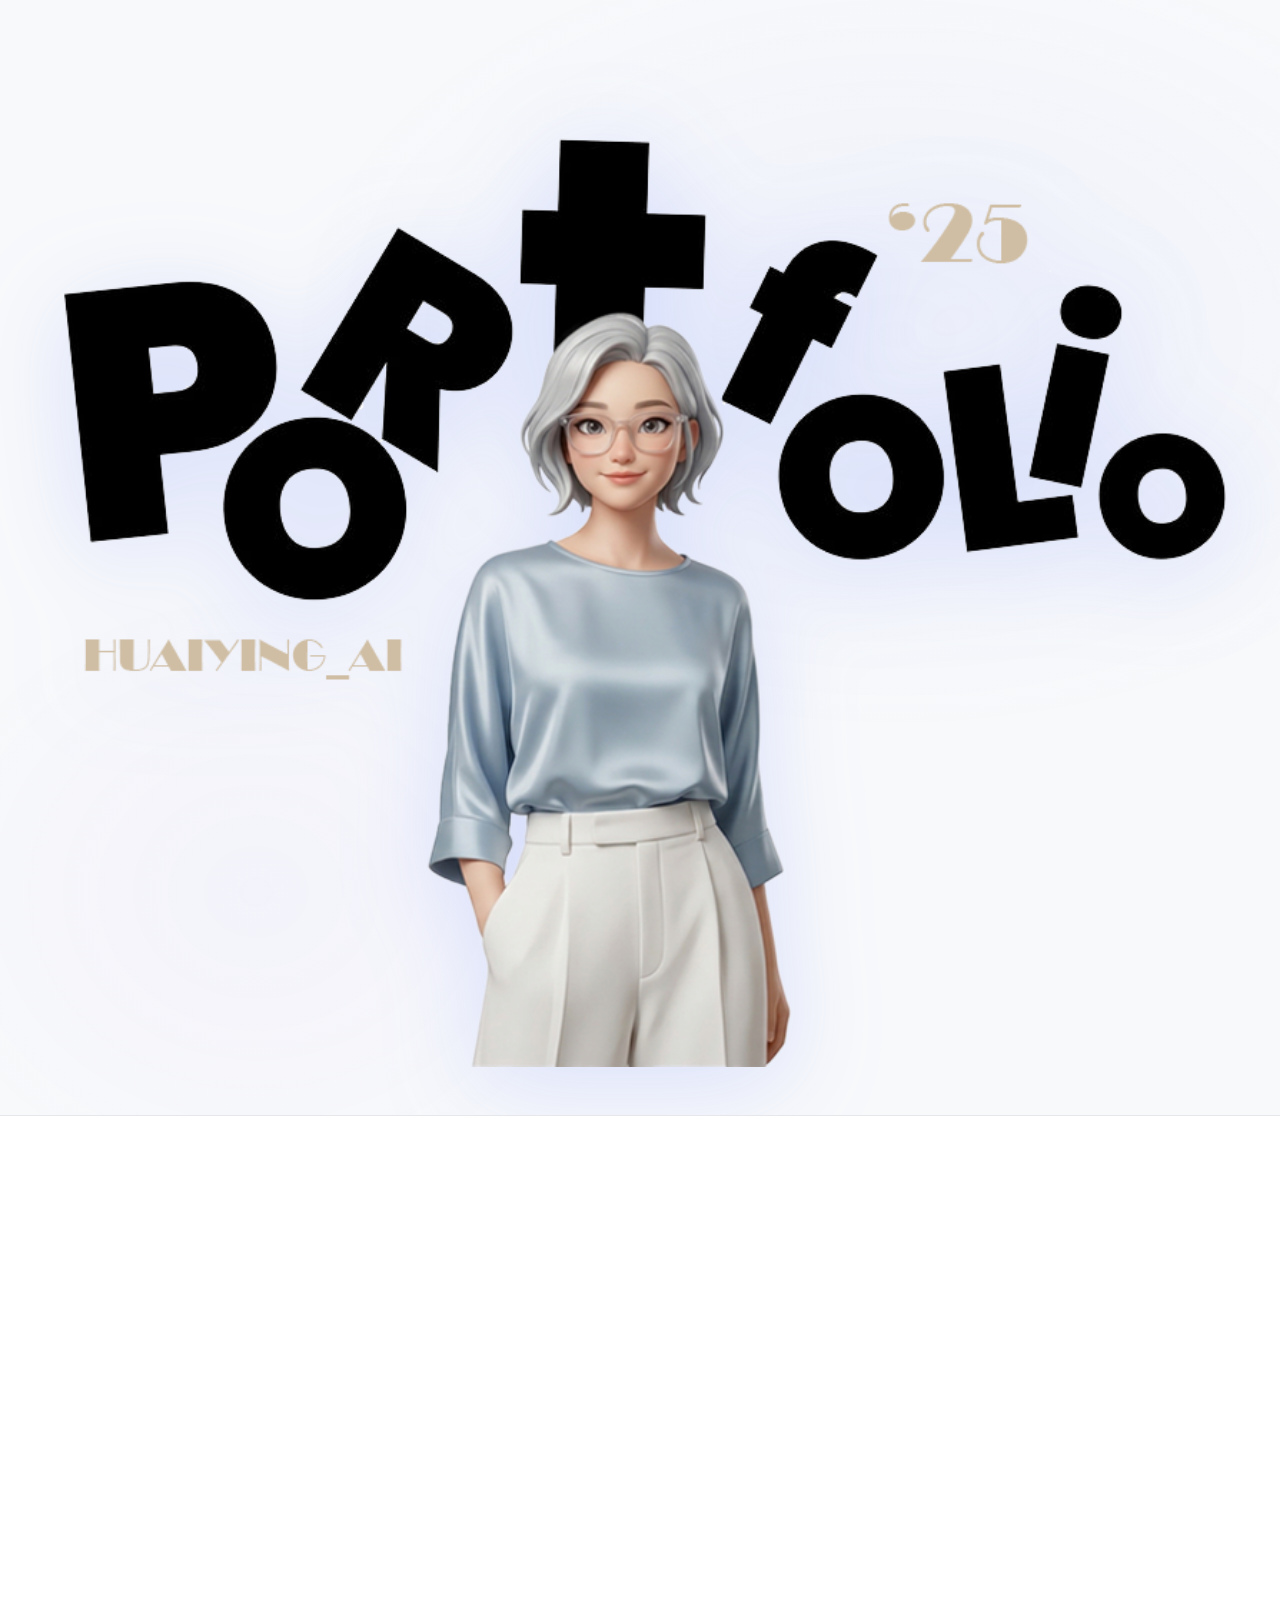
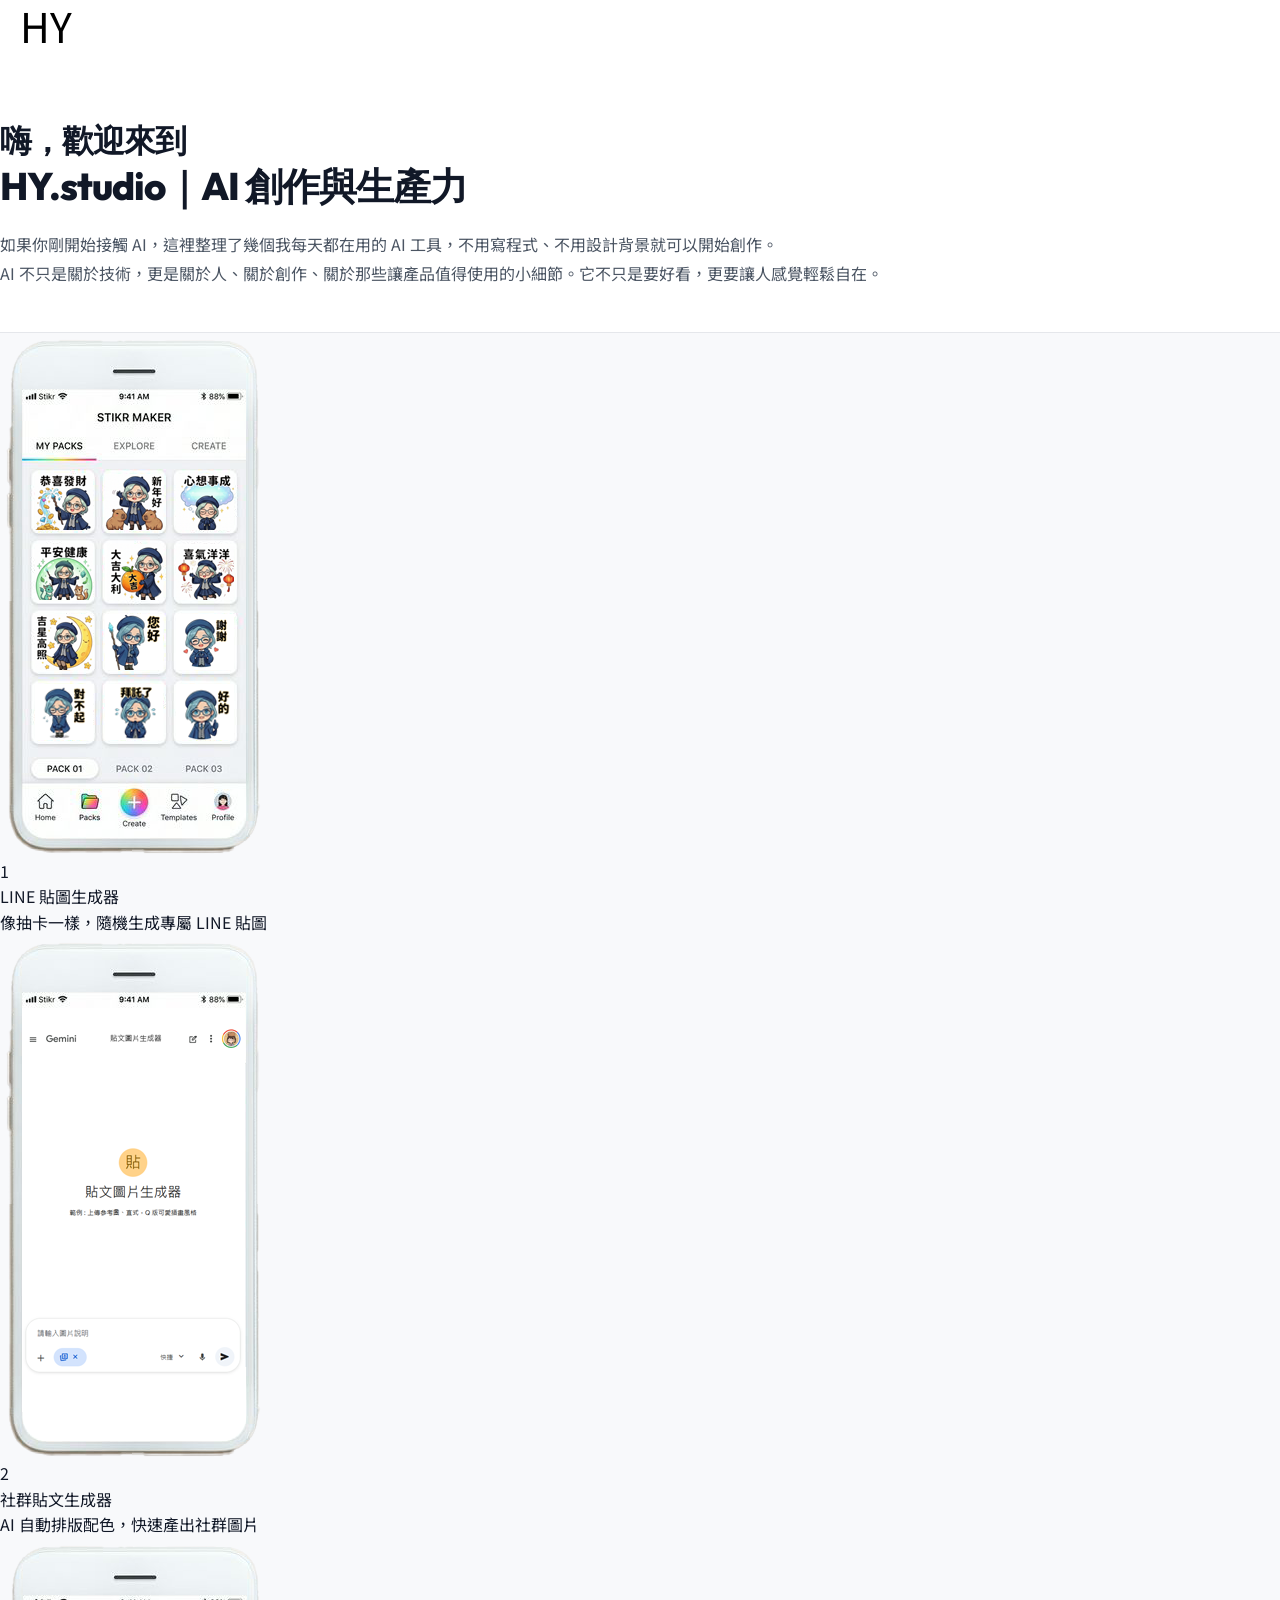
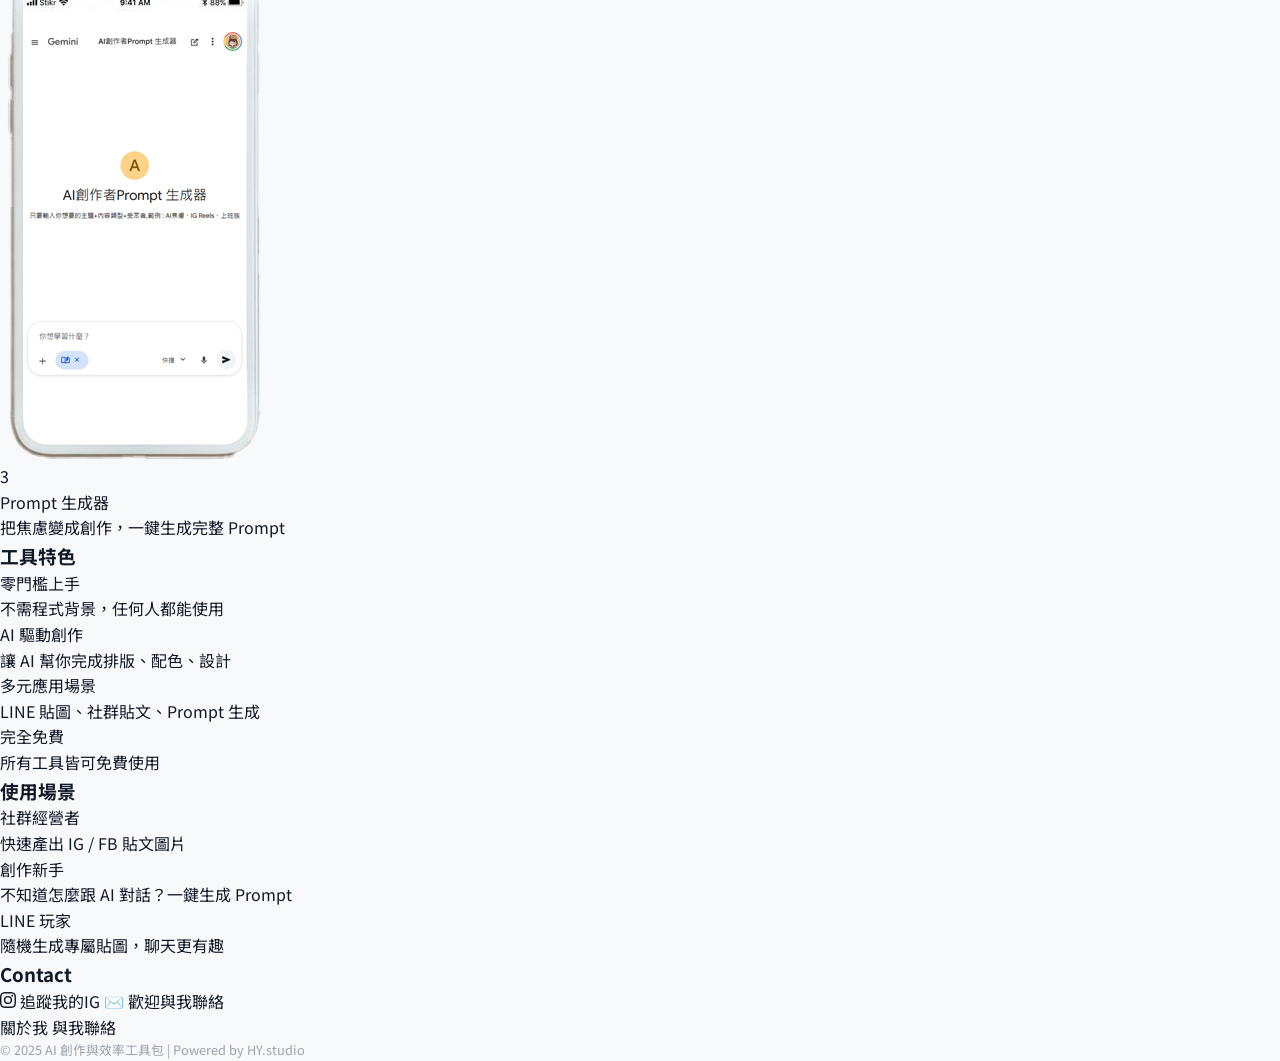
<file: index_v1.html>
<!DOCTYPE html>
<html lang="zh-TW">
<head>
    <meta charset="UTF-8">
    <meta name="viewport" content="width=device-width, initial-scale=1.0">
    <title>AI 創作與效率工具包 | HY.studio</title>
    <meta name="description" content="AI 創作與效率工具包 — 從焦慮到行動的第一步，免費 AI 工具與精選課程">
    <link rel="preconnect" href="https://fonts.googleapis.com">
    <link rel="preconnect" href="https://fonts.gstatic.com" crossorigin>
    <link href="https://fonts.googleapis.com/css2?family=Outfit:wght@300;400;500;600;700;800;900&family=Noto+Sans+TC:wght@300;400;500;600;700;900&display=swap" rel="stylesheet">
    <link rel="stylesheet" href="style.css">
</head>
<body>

    <!-- 波浪背景裝飾 -->
    <div class="background-shapes">
        <div class="wave-shape wave-1"></div>
        <div class="wave-shape wave-3"></div>
    </div>

    <!-- ===== HERO ===== -->
    <section class="hero">
        <img src="images/portfolio_head.png" alt="AI 創作者" class="hero-avatar">
    </section>

    <!-- ===== ABOUT ===== -->
    <section class="about-section fade-in">
        <div class="about-content">
            <div class="about-text">
                <svg class="about-watermark" viewBox="0 0 500 220" aria-hidden="true">
                    <text x="8" y="195" class="about-watermark-text">HY</text>
                </svg>
                <h2>
                    <small>嗨，歡迎來到</small><br>
                    HY.studio｜AI 創作與生產力
                </h2>
                <p>
                    如果你剛開始接觸 AI，這裡整理了幾個我每天都在用的 AI 工具，不用寫程式、不用設計背景就可以開始創作。<br>AI 不只是關於技術，更是關於人、關於創作、關於那些讓產品值得使用的小細節。它不只是要好看，更要讓人感覺輕鬆自在。
                </p>
            </div>
        </div>
    </section>

    <!-- ===== PROJECTS ===== -->
    <section class="projects-section fade-in">
        <div class="projects-grid">
            <!-- Project 1 -->
            <a href="https://gemini.google.com/gem/1bH7UKAQ98j5DDGZ2HF9pX1z3nfZRypis?usp=sharing" target="_blank" class="project-card">
                <img src="images/project1.png" alt="LINE 貼圖生成器" class="project-card-preview">
                <span class="project-number">1</span>
                <div class="project-name">LINE 貼圖生成器</div>
                <div class="project-desc">像抽卡一樣，隨機生成專屬 LINE 貼圖</div>
            </a>

            <!-- Project 2 -->
            <a href="https://gemini.google.com/gem/1B8_Dv3RvipbUSTOd32ougni2UcuUi9Gp?usp=sharing" target="_blank" class="project-card">
                <img src="images/project2.png" alt="社群貼文生成器" class="project-card-preview">
                <span class="project-number">2</span>
                <div class="project-name">社群貼文生成器</div>
                <div class="project-desc">AI 自動排版配色，快速產出社群圖片</div>
            </a>

            <!-- Project 3 -->
            <a href="https://gemini.google.com/gem/1Ek3yzURnzQ01jfdKegLe4lMLlLTO1yvH?usp=sharing" target="_blank" class="project-card">
                <img src="images/project3.png" alt="Prompt 生成器" class="project-card-preview">
                <span class="project-number">3</span>
                <div class="project-name">Prompt 生成器</div>
                <div class="project-desc">把焦慮變成創作，一鍵生成完整 Prompt</div>
            </a>
        </div>
    </section>

    <!-- ===== RESUME / FEATURES ===== -->
    <section class="resume-section fade-in">
        <div class="resume-grid">
            <div class="resume-column-inner">
                <div class="resume-column-grid">
                    <!-- Column 1: 工具特色 -->
                    <div class="resume-column">
                        <h3>工具特色</h3>
                        <div class="resume-item">
                            <div class="resume-item-title">零門檻上手</div>
                            <div class="resume-item-sub">不需程式背景，任何人都能使用</div>
                        </div>
                        <div class="resume-item">
                            <div class="resume-item-title">AI 驅動創作</div>
                            <div class="resume-item-sub">讓 AI 幫你完成排版、配色、設計</div>
                        </div>
                        <div class="resume-item">
                            <div class="resume-item-title">多元應用場景</div>
                            <div class="resume-item-sub">LINE 貼圖、社群貼文、Prompt 生成</div>
                        </div>
                        <div class="resume-item">
                            <div class="resume-item-title">完全免費</div>
                            <div class="resume-item-sub">所有工具皆可免費使用</div>
                        </div>
                    </div>

                    <!-- Column 2: 使用場景 -->
                    <div class="resume-column">
                        <h3>使用場景</h3>
                        <div class="resume-item">
                            <div class="resume-item-title">社群經營者</div>
                            <div class="resume-item-sub">快速產出 IG / FB 貼文圖片</div>
                        </div>
                        <div class="resume-item">
                            <div class="resume-item-title">創作新手</div>
                            <div class="resume-item-sub">不知道怎麼跟 AI 對話？一鍵生成 Prompt</div>
                        </div>
                        <div class="resume-item">
                            <div class="resume-item-title">LINE 玩家</div>
                            <div class="resume-item-sub">隨機生成專屬貼圖，聊天更有趣</div>
                        </div>
                    </div>

                    <!-- Column 3: 聯繫方式 -->
                    <div class="resume-column">
                        <h3>Contact</h3>
                        <a href="https://www.instagram.com/huaiying_ai" target="_blank" class="contact-link">
                            <span class="contact-icon">
                                <svg stroke="currentColor" fill="currentColor" stroke-width="0" viewBox="0 0 16 16" focusable="false" class="chakra-icon css-1rsfhxy" aria-hidden="true" height="1em" width="1em" xmlns="http://www.w3.org/2000/svg"><path d="M8 0C5.829 0 5.556.01 4.703.048 3.85.088 3.269.222 2.76.42a3.9 3.9 0 0 0-1.417.923A3.9 3.9 0 0 0 .42 2.76C.222 3.268.087 3.85.048 4.7.01 5.555 0 5.827 0 8.001c0 2.172.01 2.444.048 3.297.04.852.174 1.433.372 1.942.205.526.478.972.923 1.417.444.445.89.719 1.416.923.51.198 1.09.333 1.942.372C5.555 15.99 5.827 16 8 16s2.444-.01 3.298-.048c.851-.04 1.434-.174 1.943-.372a3.9 3.9 0 0 0 1.416-.923c.445-.445.718-.891.923-1.417.197-.509.332-1.09.372-1.942C15.99 10.445 16 10.173 16 8s-.01-2.445-.048-3.299c-.04-.851-.175-1.433-.372-1.941a3.9 3.9 0 0 0-.923-1.417A3.9 3.9 0 0 0 13.24.42c-.51-.198-1.092-.333-1.943-.372C10.443.01 10.172 0 7.998 0zm-.717 1.442h.718c2.136 0 2.389.007 3.232.046.78.035 1.204.166 1.486.275.373.145.64.319.92.599s.453.546.598.92c.11.281.24.705.275 1.485.039.843.047 1.096.047 3.231s-.008 2.389-.047 3.232c-.035.78-.166 1.203-.275 1.485a2.5 2.5 0 0 1-.599.919c-.28.28-.546.453-.92.598-.28.11-.704.24-1.485.276-.843.038-1.096.047-3.232.047s-2.39-.009-3.233-.047c-.78-.036-1.203-.166-1.485-.276a2.5 2.5 0 0 1-.92-.598 2.5 2.5 0 0 1-.6-.92c-.109-.281-.24-.705-.275-1.485-.038-.843-.046-1.096-.046-3.233s.008-2.388.046-3.231c.036-.78.166-1.204.276-1.486.145-.373.319-.64.599-.92s.546-.453.92-.598c.282-.11.705-.24 1.485-.276.738-.034 1.024-.044 2.515-.045zm4.988 1.328a.96.96 0 1 0 0 1.92.96.96 0 0 0 0-1.92m-4.27 1.122a4.109 4.109 0 1 0 0 8.217 4.109 4.109 0 0 0 0-8.217m0 1.441a2.667 2.667 0 1 1 0 5.334 2.667 2.667 0 0 1 0-5.334"></path></svg>
                            </span>
                            追蹤我的IG
                        </a>
                        <a href="mailto:love520297@gmail.com" class="contact-link">
                            <span class="contact-icon">✉️</span>
                            歡迎與我聯絡
                        </a>
                    </div>
                </div>
            </div>
        </div>
    </section>

    <!-- ===== FOOTER ===== -->
    <footer>
        <div class="footer-links">
            <a href="https://www.instagram.com/huaiying_ai" target="_blank">關於我</a>
            <a href="mailto:love520297@gmail.com">與我聯絡</a>
        </div>
        <p class="copyright">&copy; 2025 AI 創作與效率工具包 | Powered by HY.studio</p>
    </footer>

    <script>
        // Intersection Observer for fade-in animations
        const observer = new IntersectionObserver((entries) => {
            entries.forEach(entry => {
                if (entry.isIntersecting) {
                    entry.target.classList.add('visible');
                }
            });
        }, {
            threshold: 0.1,
            rootMargin: '0px 0px -50px 0px'
        });

        document.querySelectorAll('.fade-in').forEach(el => observer.observe(el));

        // Card click ripple effect
        document.querySelectorAll('.project-card').forEach(card => {
            card.addEventListener('mousedown', function(e) {
                this.style.transform = 'scale(0.97)';
            });
            card.addEventListener('mouseup', function(e) {
                this.style.transform = '';
            });
            card.addEventListener('mouseleave', function(e) {
                this.style.transform = '';
            });
        });

        // Parallax effect on hero avatar
        const heroAvatar = document.querySelector('.hero-avatar');
        if (heroAvatar) {
            window.addEventListener('mousemove', (e) => {
                const x = (e.clientX / window.innerWidth - 0.5) * 20;
                const y = (e.clientY / window.innerHeight - 0.5) * 20;
                heroAvatar.style.transform = `translate(${x}px, ${y}px)`;
            });
        }

        // Smooth scroll
        document.querySelectorAll('a[href^="#"]').forEach(anchor => {
            anchor.addEventListener('click', function(e) {
                e.preventDefault();
                const target = document.querySelector(this.getAttribute('href'));
                if (target) {
                    target.scrollIntoView({ behavior: 'smooth' });
                }
            });
        });
    </script>
</body>
</html>
</file>
<file: style.css>
/* =====================================================
   HY.studio — Light Theme · UI UX Pro Max
   Clean · Trustworthy · Easy to Use
   ===================================================== */

/* ===== DESIGN TOKENS ===== */
:root {
    /* Backgrounds */
    --bg:        #f8f9fb;
    --bg-white:  #ffffff;
    --bg-subtle: #f2f4f8;
    --bg-muted:  #eef0f6;

    /* Text */
    --text-primary:   #111827;
    --text-secondary: #4b5563;
    --text-muted:     #9ca3af;
    --text-inverted:  #ffffff;

    /* Brand — Indigo (trust + premium) */
    --brand:       #4f6ef7;
    --brand-dark:  #3b57d9;
    --brand-light: #eef1fe;
    --brand-mid:   rgba(79,110,247,0.12);

    /* Accents */
    --accent-violet: #7c5cfc;
    --accent-green:  #10b981;
    --accent-rose:   #f43f5e;
    --accent-amber:  #f59e0b;

    /* Borders */
    --border:       #e5e7eb;
    --border-hover: #c7cfe0;
    --border-focus: var(--brand);

    /* Shadows */
    --shadow-xs: 0 1px 3px rgba(0,0,0,0.06), 0 1px 2px rgba(0,0,0,0.04);
    --shadow-sm: 0 4px 12px rgba(0,0,0,0.06), 0 2px 4px rgba(0,0,0,0.04);
    --shadow-md: 0 8px 28px rgba(0,0,0,0.09), 0 2px 6px rgba(0,0,0,0.04);
    --shadow-lg: 0 20px 50px rgba(0,0,0,0.12), 0 4px 10px rgba(0,0,0,0.06);
    --shadow-brand: 0 6px 24px rgba(79,110,247,0.3);

    /* Layout */
    --nav-h:    68px;
    --max-w:    1140px;
    --pad-x:    40px;

    /* Radius */
    --r-sm:   10px;
    --r-md:   16px;
    --r-lg:   24px;
    --r-xl:   32px;
    --r-full: 9999px;

    /* Typography */
    --font-en: 'Outfit', sans-serif;
    --font-tc: 'Noto Sans TC', sans-serif;

    /* Transitions */
    --t-fast:   0.18s ease;
    --t-base:   0.28s cubic-bezier(0.25, 0.46, 0.45, 0.94);
    --t-bounce: 0.45s cubic-bezier(0.34, 1.4, 0.64, 1);
}

/* ===== RESET ===== */
*, *::before, *::after {
    margin: 0; padding: 0;
    box-sizing: border-box;
}

html {
    scroll-behavior: smooth;
    -webkit-text-size-adjust: 100%;
}

body {
    font-family: var(--font-tc);
    background: var(--bg);
    color: var(--text-primary);
    min-height: 100vh;
    overflow-x: hidden;
    line-height: 1.6;
    -webkit-font-smoothing: antialiased;
    -moz-osx-font-smoothing: grayscale;
}

img { max-width: 100%; display: block; }
a   { color: inherit; text-decoration: none; }

/* ===== HELPERS ===== */
.text-accent {
    color: var(--brand);
}

.section-wrap {
    max-width: var(--max-w);
    margin: 0 auto;
    padding: 0 var(--pad-x);
}

.section-eyebrow {
    display: inline-flex;
    align-items: center;
    gap: 8px;
    font-family: var(--font-en);
    font-size: 0.68rem;
    font-weight: 700;
    text-transform: uppercase;
    letter-spacing: 3.5px;
    color: var(--brand);
    background: var(--brand-light);
    border: 1px solid rgba(79,110,247,0.2);
    border-radius: var(--r-full);
    padding: 5px 14px;
    margin-bottom: 20px;
}

.section-eyebrow::before {
    content: '';
    width: 5px; height: 5px;
    border-radius: 50%;
    background: var(--brand);
    flex-shrink: 0;
}

.section-head {
    margin-bottom: 28px;
}

.section-head h2 {
    font-family: var(--font-en);
    font-size: clamp(1.9rem, 3.5vw, 2.8rem);
    font-weight: 800;
    color: var(--text-primary);
    letter-spacing: -1px;
    line-height: 1.2;
    margin-bottom: 14px;
}

.section-head p {
    font-size: 1.05rem;
    color: var(--text-secondary);
    line-height: 1.7;
}

/* ===== NAVBAR ===== */
.navbar {
    position: fixed;
    top: 0; left: 0; right: 0;
    height: var(--nav-h);
    z-index: 100;
    background: rgba(248,249,251,0.92);
    transition: background var(--t-base), box-shadow var(--t-base), backdrop-filter var(--t-base);
}

.navbar.scrolled {
    background: rgba(255,255,255,0.96);
    backdrop-filter: blur(18px);
    -webkit-backdrop-filter: blur(18px);
    box-shadow: 0 1px 0 var(--border), var(--shadow-xs);
}

.nav-inner {
    max-width: var(--max-w);
    margin: 0 auto;
    padding: 0 var(--pad-x);
    height: 100%;
    display: flex;
    align-items: center;
    justify-content: space-between;
}

.nav-logo {
    display: flex;
    align-items: center;
    gap: 6px;
    text-decoration: none;
    transition: opacity var(--t-fast);
}

.nav-logo:hover { opacity: 0.75; }

.logo-mark {
    font-family: var(--font-en);
    font-size: 1rem;
    font-weight: 900;
    color: var(--text-inverted);
    background: var(--brand);
    border-radius: 8px;
    padding: 3px 8px;
    letter-spacing: 0.5px;
    line-height: 1.5;
    display: inline-block;
    flex-shrink: 0;
}

.logo-mark.sm {
    font-size: 0.78rem;
    border-radius: 6px;
    padding: 2px 6px;
}

.logo-text {
    font-family: var(--font-en);
    font-size: 1.1rem;
    font-weight: 700;
    color: var(--text-primary);
}

.nav-links {
    display: flex;
    align-items: center;
    gap: 4px;
}

.nav-link {
    font-family: var(--font-en);
    font-size: 0.9rem;
    font-weight: 500;
    color: var(--text-secondary);
    padding: 8px 14px;
    border-radius: var(--r-full);
    transition: color var(--t-base), background var(--t-base);
}

.nav-link:hover {
    color: var(--text-primary);
    background: var(--bg-muted);
}

.nav-cta {
    font-family: var(--font-en);
    font-size: 0.88rem;
    font-weight: 700;
    color: var(--brand);
    background: var(--brand-light);
    border: 1.5px solid rgba(79,110,247,0.25);
    padding: 8px 20px;
    border-radius: var(--r-full);
    transition: all var(--t-base);
}

.nav-cta:hover {
    background: var(--brand);
    color: #fff;
    border-color: var(--brand);
    box-shadow: var(--shadow-brand);
    transform: translateY(-1px);
}

/* ===== HERO ===== */
.hero {
    padding: calc(var(--nav-h) + 48px) var(--pad-x) 48px;
    display: flex;
    align-items: center;
    position: relative;
    overflow: hidden;

    /* 精緻背景 */
    background:
        radial-gradient(ellipse 80% 60% at 70% 30%, rgba(79,110,247,0.06) 0%, transparent 60%),
        radial-gradient(ellipse 50% 50% at 20% 80%, rgba(124,92,252,0.04) 0%, transparent 55%),
        var(--bg);
}

.hero-inner {
    max-width: var(--max-w);
    margin: 0 auto;
    width: 100%;
    display: grid;
    grid-template-columns: 1fr 1fr;
    gap: 64px;
    align-items: center;
}

/* Hero Badge */
.hero-badge {
    display: inline-flex;
    align-items: center;
    gap: 8px;
    font-size: 0.8rem;
    font-weight: 600;
    color: var(--text-secondary);
    background: var(--bg-white);
    border: 1px solid var(--border);
    border-radius: var(--r-full);
    padding: 7px 16px;
    margin-bottom: 28px;
    box-shadow: var(--shadow-xs);
}

.badge-dot {
    width: 7px; height: 7px;
    border-radius: 50%;
    background: var(--accent-green);
    flex-shrink: 0;
    animation: dot-pulse 2.2s ease-in-out infinite;
}

@keyframes dot-pulse {
    0%,100% { box-shadow: 0 0 0 0 rgba(16,185,129,0.5); }
    50%      { box-shadow: 0 0 0 5px rgba(16,185,129,0); }
}

/* Hero Title */
.hero-title {
    font-family: var(--font-en);
    font-size: clamp(2.8rem, 5.5vw, 4.4rem);
    font-weight: 900;
    line-height: 1.1;
    letter-spacing: -2px;
    color: var(--text-primary);
    margin-bottom: 24px;
}

.hero-title-accent {
    color: var(--brand);
    display: inline;
    /* 底線裝飾 */
    background-image: linear-gradient(to right, var(--brand), var(--accent-violet));
    background-size: 100% 3px;
    background-repeat: no-repeat;
    background-position: bottom 2px left;
    padding-bottom: 6px;
}

/* Hero Desc */
.hero-desc {
    font-size: 1.1rem;
    color: var(--text-secondary);
    line-height: 1.75;
    margin-bottom: 36px;
    max-width: 420px;
}

/* Buttons */
.hero-actions {
    display: flex;
    gap: 14px;
    flex-wrap: wrap;
    margin-bottom: 40px;
}

.btn-primary {
    display: inline-flex;
    align-items: center;
    gap: 8px;
    font-family: var(--font-en);
    font-size: 0.95rem;
    font-weight: 700;
    color: #fff;
    background: var(--brand);
    border-radius: var(--r-full);
    padding: 13px 28px;
    box-shadow: 0 4px 14px rgba(79,110,247,0.32);
    transition: background var(--t-base), transform var(--t-bounce), box-shadow var(--t-base);
}

.btn-primary:hover {
    background: var(--brand-dark);
    transform: translateY(-2px);
    box-shadow: 0 8px 24px rgba(79,110,247,0.42);
}

.btn-primary svg {
    transition: transform var(--t-base);
}
.btn-primary:hover svg { transform: translateX(4px); }

.btn-outline {
    display: inline-flex;
    align-items: center;
    font-family: var(--font-en);
    font-size: 0.95rem;
    font-weight: 600;
    color: var(--text-secondary);
    background: var(--bg-white);
    border: 1.5px solid var(--border);
    border-radius: var(--r-full);
    padding: 13px 24px;
    transition: all var(--t-base);
    box-shadow: var(--shadow-xs);
}

.btn-outline:hover {
    color: var(--text-primary);
    border-color: var(--border-hover);
    transform: translateY(-2px);
    box-shadow: var(--shadow-sm);
}

/* Trust Bar */
.trust-bar {
    display: flex;
    align-items: center;
    gap: 20px;
    flex-wrap: wrap;
}

.trust-item {
    display: flex;
    align-items: center;
    gap: 6px;
    font-size: 0.82rem;
    font-weight: 600;
    color: var(--text-secondary);
}

.trust-icon {
    width: 18px; height: 18px;
    border-radius: 50%;
    background: rgba(16,185,129,0.12);
    display: flex;
    align-items: center;
    justify-content: center;
    color: var(--accent-green);
    flex-shrink: 0;
}

/* Hero Visual */
.hero-visual {
    position: relative;
    display: flex;
    justify-content: center;
    align-items: center;
}

.hero-img-wrapper {
    position: relative;
    width: 100%;
    max-width: 820px;
    transition: transform 0.1s ease-out;
    will-change: transform;
}

.hero-img-bg {
    position: absolute;
    inset: -16px;
    border-radius: 50%;
    background: radial-gradient(circle, rgba(79,110,247,0.1) 0%, transparent 70%);
    pointer-events: none;
    animation: img-glow 5s ease-in-out infinite;
}

@keyframes img-glow {
    0%,100% { opacity: 0.5; transform: scale(1); }
    50%      { opacity: 1; transform: scale(1.06); }
}

.hero-avatar {
    width: 100%;
    filter: drop-shadow(0 16px 48px rgba(79,110,247,0.18));
    animation: float-hero 7s ease-in-out infinite;
    position: relative;
    z-index: 2;
}

@keyframes float-hero {
    0%,100% { transform: translateY(0); }
    50%      { transform: translateY(-12px); }
}

/* Float Cards */
.float-card {
    position: absolute;
    display: flex;
    align-items: center;
    gap: 10px;
    background: var(--bg-white);
    border: 1px solid var(--border);
    border-radius: var(--r-md);
    padding: 10px 16px;
    box-shadow: var(--shadow-md);
    z-index: 5;
    pointer-events: none;
    white-space: nowrap;
}

.float-icon { font-size: 1.2rem; flex-shrink: 0; }

.float-title {
    font-family: var(--font-en);
    font-size: 0.82rem;
    font-weight: 700;
    color: var(--text-primary);
}

.float-sub {
    font-size: 0.72rem;
    color: var(--text-muted);
    margin-top: 1px;
}

.card-top {
    top: 12%;
    left: -28px;
    animation: float-c1 5s ease-in-out infinite;
}

.card-bottom {
    bottom: 20%;
    right: -24px;
    animation: float-c2 6s ease-in-out infinite 0.8s;
}

@keyframes float-c1 { 0%,100%{transform:translateY(0)} 50%{transform:translateY(-8px)} }
@keyframes float-c2 { 0%,100%{transform:translateY(0)} 50%{transform:translateY(7px)} }

/* ===== ABOUT ===== */
.about-section {
    padding: 28px 0;
    background: var(--bg-white);
    border-top: 1px solid var(--border);
    border-bottom: 1px solid var(--border);
}

.about-grid {
    display: grid;
    grid-template-columns: 1.1fr 1fr;
    gap: 64px;
    align-items: center;
}

.about-text h2 {
    font-family: var(--font-en);
    font-size: clamp(1.8rem, 3vw, 2.5rem);
    font-weight: 800;
    line-height: 1.25;
    letter-spacing: -1px;
    margin-bottom: 20px;
}

.about-text p {
    font-size: 1rem;
    color: var(--text-secondary);
    line-height: 1.8;
    margin-bottom: 16px;
}

.about-tags {
    display: flex;
    flex-wrap: wrap;
    gap: 8px;
    margin-top: 28px;
}

.tag {
    font-size: 0.8rem;
    font-weight: 600;
    color: var(--text-secondary);
    background: var(--bg-subtle);
    border: 1px solid var(--border);
    border-radius: var(--r-full);
    padding: 5px 14px;
    transition: all var(--t-fast);
    cursor: default;
}

.tag:hover {
    color: var(--brand);
    background: var(--brand-light);
    border-color: rgba(79,110,247,0.3);
}

/* About Card */
.about-card {
    background: var(--bg-white);
    border: 1px solid var(--border);
    border-radius: var(--r-xl);
    padding: 36px;
    box-shadow: var(--shadow-md);
    transition: box-shadow var(--t-base), transform var(--t-bounce);
}

.about-card:hover {
    box-shadow: var(--shadow-lg);
    transform: translateY(-4px);
}

.about-card-top {
    display: flex;
    align-items: center;
    gap: 14px;
    margin-bottom: 24px;
}

.about-avatar-wrap {
    width: 48px; height: 48px;
    border-radius: 50%;
    overflow: hidden;
    border: 2px solid var(--border);
    flex-shrink: 0;
    background: var(--brand-light);
    display: flex;
    align-items: center;
    justify-content: center;
}

.about-avatar-wrap img {
    width: 100%; height: 100%;
    object-fit: cover;
}

.avatar-initial {
    font-family: var(--font-en);
    font-weight: 900;
    font-size: 0.9rem;
    color: var(--brand);
}

.about-name {
    font-family: var(--font-en);
    font-weight: 700;
    color: var(--text-primary);
    font-size: 0.95rem;
}

.about-role {
    font-size: 0.78rem;
    color: var(--text-muted);
    margin-top: 2px;
}

.about-quote {
    font-size: 0.95rem;
    color: var(--text-secondary);
    line-height: 1.75;
    border-left: 3px solid var(--brand);
    padding: 8px 0 8px 16px;
    margin: 0 0 24px;
    font-style: normal;
    background: var(--bg-subtle);
    border-radius: 0 var(--r-sm) var(--r-sm) 0;
}

.about-social {
    display: flex;
    flex-direction: column;
    gap: 10px;
}

.social-btn {
    display: flex;
    align-items: center;
    gap: 12px;
    font-size: 0.88rem;
    font-weight: 600;
    color: var(--text-secondary);
    background: var(--bg-subtle);
    border: 1px solid var(--border);
    border-radius: var(--r-md);
    padding: 12px 16px;
    transition: all var(--t-base);
}

.social-btn:hover {
    color: var(--brand);
    background: var(--brand-light);
    border-color: rgba(79,110,247,0.3);
    transform: translateX(4px);
}

/* ===== TOOLS ===== */
.tools-section {
    padding: 28px 0;
    background: var(--bg);
}

.tools-grid {
    display: grid;
    grid-template-columns: repeat(3, 1fr);
    gap: 24px;
}

.tool-card {
    background: var(--bg-white);
    border: 1px solid var(--border);
    border-radius: var(--r-xl);
    overflow: hidden;
    display: flex;
    flex-direction: column;
    text-decoration: none;
    color: inherit;
    box-shadow: var(--shadow-sm);
    transition: transform var(--t-bounce), box-shadow var(--t-base), border-color var(--t-base);
    height: 100%;
}

.tool-card:hover {
    box-shadow: var(--shadow-lg);
    border-color: var(--brand);
}

/* Image Area */
.tool-img-area {
    position: relative;
    display: flex;
    align-items: flex-end;
    justify-content: center;
    /* 允許內部圖片溢出破格 */
    overflow: visible;
    /* Clean solid background */
    background: #f8fafc;
    border-bottom: 1px solid var(--border);
    padding: 50px 32px 0;
    min-height: 280px; 
    z-index: 1;
}

/* 乾淨柔和的純色背景 */
.tool-color-1 { background: #f1f5f9; } /* Slate */
.tool-color-2 { background: #f5f3ff; } /* Violet */
.tool-color-3 { background: #f0fdf4; } /* Green */

.tool-img {
    position: relative;
    z-index: 10; /* Ensure image sits on top of all borders */
    width: auto;
    object-fit: contain;
    display: block;
    margin: 0 auto;
    /* 緊湊寫實的 SaaS 風格陰影 */
    filter:
        drop-shadow(0 4px 6px rgba(0,0,0,0.05))
        drop-shadow(0 10px 20px rgba(0,0,0,0.08))
        drop-shadow(0 20px 45px rgba(0,0,0,0.06));
    transform-origin: bottom center;
    transition: transform 0.4s cubic-bezier(0.2, 0.8, 0.2, 1),
                filter var(--t-base);
    
    /* 統一破格設定 */
    height: 100%;
    max-height: 400px;
    margin-bottom: -35px; /* 沉底破格跨越分割線 */
}

.tool-card:hover .tool-img {
    /* Hover 時不再做浮沉動畫，而是有質感的放大與拉近 */
    transform: scale(1.06) translateY(-6px);
    filter:
        drop-shadow(0 6px 12px rgba(0,0,0,0.06))
        drop-shadow(0 16px 32px rgba(0,0,0,0.12))
        drop-shadow(0 32px 64px rgba(0,0,0,0.1));
}

.tool-num {
    position: absolute;
    top: 14px;
    right: 18px;
    font-family: var(--font-en);
    font-size: 1.8rem;
    font-weight: 900;
    color: rgba(0,0,0,0.06);
    line-height: 1;
    user-select: none;
    pointer-events: none;
}

/* Tool Body */
.tool-body {
    padding: 48px 24px 28px; /* 加大上方 padding 以容納破格下垂的圖片 */
    flex: 1;
    display: flex;
    flex-direction: column;
    position: relative;
    z-index: 2; /* 在底色之上，但在圖片之下 */
}

.tool-badge {
    display: inline-block;
    font-size: 0.68rem;
    font-weight: 700;
    text-transform: uppercase;
    letter-spacing: 1.5px;
    border-radius: var(--r-full);
    padding: 3px 10px;
    margin-bottom: 12px;
    width: fit-content;
}

.tool-badge-1 {
    color: var(--brand);
    background: var(--brand-light);
    border: 1px solid rgba(79,110,247,0.2);
}
.tool-badge-2 {
    color: var(--accent-violet);
    background: rgba(124,92,252,0.08);
    border: 1px solid rgba(124,92,252,0.18);
}
.tool-badge-3 {
    color: var(--accent-green);
    background: rgba(16,185,129,0.08);
    border: 1px solid rgba(16,185,129,0.18);
}

.tool-name {
    font-family: var(--font-tc);
    font-size: 1.1rem;
    font-weight: 700;
    color: var(--text-primary);
    margin-bottom: 8px;
    line-height: 1.35;
}

.tool-desc {
    font-size: 0.88rem;
    color: var(--text-secondary);
    line-height: 1.65;
    flex: 1;
    margin-bottom: 18px;
}

.tool-link {
    display: inline-flex;
    align-items: center;
    gap: 6px;
    font-family: var(--font-en);
    font-size: 0.85rem;
    font-weight: 700;
    color: var(--brand);
    transition: gap var(--t-base);
}

.tool-card:hover .tool-link { gap: 10px; }

/* ===== FEATURES ===== */
.features-section {
    padding: 28px 0;
    background: var(--bg-white);
    border-top: 1px solid var(--border);
}

.features-grid {
    display: grid;
    grid-template-columns: repeat(2, 1fr);
    gap: 20px;
    margin-bottom: 12px;
}

.feature-card {
    background: var(--bg-white);
    border: 1px solid var(--border);
    border-radius: var(--r-xl);
    padding: 36px 32px;
    box-shadow: var(--shadow-xs);
    transition: transform var(--t-bounce), box-shadow var(--t-base), border-color var(--t-base);
}

.feature-card:hover {
    transform: translateY(-5px);
    box-shadow: var(--shadow-md);
    border-color: var(--border-hover);
}

.feat-icon {
    width: 52px; height: 52px;
    border-radius: var(--r-md);
    display: flex;
    align-items: center;
    justify-content: center;
    margin-bottom: 20px;
    transition: transform var(--t-bounce);
}

.feature-card:hover .feat-icon {
    transform: scale(1.1) rotate(-5deg);
}

.feat-icon-blue   { background: var(--brand-light); color: var(--brand); }
.feat-icon-violet { background: rgba(124,92,252,0.1); color: var(--accent-violet); }
.feat-icon-green  { background: rgba(16,185,129,0.1); color: var(--accent-green); }
.feat-icon-rose   { background: rgba(244,63,94,0.08); color: var(--accent-rose); }

.feature-card h3 {
    font-family: var(--font-en);
    font-size: 1.05rem;
    font-weight: 700;
    color: var(--text-primary);
    margin-bottom: 10px;
}

.feature-card p {
    font-size: 0.9rem;
    color: var(--text-secondary);
    line-height: 1.75;
}

/* Use Cases */
.use-cases {
    background: var(--bg-subtle);
    border: 1px solid var(--border);
    border-radius: var(--r-xl);
    padding: 28px 32px;
    display: flex;
    align-items: center;
    gap: 24px;
    flex-wrap: wrap;
}

.use-case-label {
    font-size: 0.82rem;
    font-weight: 700;
    color: var(--text-muted);
    white-space: nowrap;
    flex-shrink: 0;
}

.use-case-chips {
    display: flex;
    flex-wrap: wrap;
    gap: 10px;
}

.use-chip {
    font-size: 0.85rem;
    font-weight: 600;
    color: var(--text-secondary);
    background: var(--bg-white);
    border: 1px solid var(--border);
    border-radius: var(--r-full);
    padding: 6px 16px;
    cursor: default;
    transition: all var(--t-fast);
}

.use-chip:hover {
    color: var(--brand);
    border-color: rgba(79,110,247,0.3);
    background: var(--brand-light);
}

/* ===== CONTACT ===== */
.contact-section {
    padding: 28px 0;
    background: var(--bg);
    border-top: 1px solid var(--border);
}

.contact-card {
    background: var(--bg-white);
    border: 1px solid var(--border);
    border-radius: var(--r-xl);
    padding: 60px 56px;
    display: flex;
    align-items: center;
    justify-content: space-between;
    gap: 48px;
    box-shadow: var(--shadow-md);

    /* 精緻背景 */
    background-image:
        radial-gradient(ellipse 60% 80% at 90% 50%, rgba(79,110,247,0.05) 0%, transparent 60%),
        var(--bg-white);
}

.contact-left h2 {
    font-family: var(--font-en);
    font-size: clamp(1.7rem, 2.8vw, 2.2rem);
    font-weight: 800;
    line-height: 1.25;
    letter-spacing: -0.8px;
    margin: 10px 0 16px;
}

.contact-left p {
    font-size: 0.97rem;
    color: var(--text-secondary);
    line-height: 1.7;
}

.contact-actions {
    display: flex;
    flex-direction: column;
    gap: 12px;
    flex-shrink: 0;
    min-width: 210px;
}

.contact-btn {
    display: flex;
    align-items: center;
    justify-content: center;
    gap: 10px;
    font-family: var(--font-en);
    font-size: 0.9rem;
    font-weight: 700;
    border-radius: var(--r-full);
    padding: 13px 28px;
    transition: all var(--t-bounce);
    white-space: nowrap;
}

.btn-ig {
    color: #fff;
    background: linear-gradient(135deg, #e1306c, #833ab4);
    box-shadow: 0 4px 14px rgba(225,48,108,0.3);
}

.btn-ig:hover {
    transform: translateY(-3px);
    box-shadow: 0 8px 24px rgba(225,48,108,0.42);
}

.btn-email {
    color: var(--text-secondary);
    background: var(--bg-subtle);
    border: 1.5px solid var(--border);
}

.btn-email:hover {
    color: var(--text-primary);
    background: var(--bg-muted);
    border-color: var(--border-hover);
    transform: translateY(-3px);
    box-shadow: var(--shadow-sm);
}

/* ===== FOOTER ===== */
.site-footer {
    background: var(--bg-white);
    border-top: 1px solid var(--border);
    padding: 10px 0;
}

.footer-inner {
    max-width: var(--max-w);
    margin: 0 auto;
    padding: 0 var(--pad-x);
    display: flex;
    align-items: center;
    justify-content: space-between;
    gap: 20px;
    flex-wrap: wrap;
}

.footer-brand {
    display: flex;
    align-items: center;
    gap: 8px;
    font-family: var(--font-en);
    font-weight: 700;
    font-size: 0.95rem;
    color: var(--text-primary);
}

.footer-nav {
    display: flex;
    gap: 24px;
}

.footer-nav a {
    font-size: 0.875rem;
    color: var(--text-muted);
    transition: color var(--t-fast);
}

.footer-nav a:hover { color: var(--brand); }

.copyright {
    font-size: 0.8rem;
    color: var(--text-muted);
}

/* ===== FADE-IN ===== */
.fade-in {
    opacity: 0;
    transform: translateY(36px);
    transition: opacity 0.85s ease, transform 0.85s ease;
}

.fade-in.visible {
    opacity: 1;
    transform: translateY(0);
}

/* ===== SCROLLBAR ===== */
::-webkit-scrollbar          { width: 6px; }
::-webkit-scrollbar-track    { background: var(--bg); }
::-webkit-scrollbar-thumb    { background: #c4cad8; border-radius: 3px; }
::-webkit-scrollbar-thumb:hover { background: var(--brand); }

/* ===== RESPONSIVE ===== */
@media (max-width: 1024px) {
    :root { --pad-x: 28px; }

    .tools-grid {
        grid-template-columns: 1fr;
        max-width: 520px;
        margin: 0 auto;
    }

    .contact-card {
        flex-direction: column;
        align-items: flex-start;
        padding: 48px 36px;
    }

    .contact-actions { width: 100%; }
    .contact-btn { width: 100%; }
}

@media (max-width: 768px) {
    :root { --nav-h: 60px; --pad-x: 20px; }

    .nav-links .nav-link { display: none; }

    .hero {
        padding: calc(var(--nav-h) + 20px) var(--pad-x) 60px;
    }

    .hero-inner {
        grid-template-columns: 1fr;
        gap: 40px;
        text-align: center;
    }

    .hero-badge, .hero-desc, .trust-item { display: flex; }
    .hero-badge{ max-width: 15rem; margin: auto auto 1rem; }
    .hero-title { font-size: clamp(2.4rem, 10vw, 3.5rem); }
    .hero-desc { margin: 0 auto 36px; }
    .hero-actions { justify-content: center; }
    .trust-bar { justify-content: center; }
    .hero-visual { order: -1; }
    .hero-img-wrapper { max-width: 260px; margin: 0 auto; }
    .card-top, .card-bottom { display: none; }

    .about-section, .tools-section, .features-section, .contact-section {
        padding: 18px 0;
    }

    .about-grid {
        grid-template-columns: 1fr;
        gap: 40px;
    }

    .features-grid { grid-template-columns: 1fr; }

    .use-cases { flex-direction: column; align-items: flex-start; gap: 16px; }

    .footer-inner { flex-direction: column; text-align: center; gap: 14px; }
    .footer-nav { justify-content: center; }
}

@media (max-width: 480px) {
    .hero-title { font-size: clamp(2rem, 12vw, 2.8rem); letter-spacing: -1.5px; }
    .hero-actions { flex-direction: column; width: 100%; }
    .btn-primary, .btn-outline { justify-content: center; width: 100%; }
    .hero-img-wrapper { max-width: 200px; }
    .feature-card { padding: 28px 22px; }
    .contact-card { padding: 36px 20px; }
    .tools-grid { max-width: 100%; }
}
</file>
<file: style copy 2.css>
* {
    margin: 0;
    padding: 0;
    box-sizing: border-box;
}

body {
    font-family: 'Noto Sans TC', 'Outfit', sans-serif;
    background: #E8E6E3;
    min-height: 100vh;
    color: #1a1a1a;
    overflow-x: hidden;
}

img{
    max-width: 100%;
}

/* ===== HERO SECTION ===== */
.hero {
    position: relative;
    padding: 0px 40px 40px;
    display: flex;
    flex-direction: column;
    align-items: center;
    justify-content: center;
    overflow: hidden;
}

.hero-title {
    font-family: 'Outfit', sans-serif;
    font-size: clamp(5rem, 12vw, 11rem);
    font-weight: 900;
    line-height: 0.85;
    color: #1a1a1a;
    text-align: center;
    letter-spacing: -4px;
    position: relative;
    z-index: 2;
}

.hero-title .line1 {
    display: block;
    transform: translateX(-5%);
}

.hero-title .line2 {
    display: block;
    transform: translateX(5%);
}

.hero-year {
    font-family: 'Outfit', sans-serif;
    font-size: clamp(1.5rem, 3vw, 2.5rem);
    font-weight: 300;
    color: #1a1a1a;
    position: absolute;
    top: 15%;
    right: 25%;
    z-index: 3;
}

.hero-author {
    font-family: 'Outfit', sans-serif;
    font-size: clamp(0.8rem, 1.5vw, 1.1rem);
    font-weight: 600;
    letter-spacing: 4px;
    text-transform: uppercase;
    color: #1a1a1a;
    margin-top: 20px;
    z-index: 2;
}

.hero-avatar {
    z-index: 1;
    opacity: 0.95;
    filter: drop-shadow(0 -20px 20px rgba(0,0,0,0.1));
    animation: floatAvatar 6s ease-in-out infinite;
}

@keyframes floatAvatar {
    0%, 100% { transform: translateY(0); }
    50% { transform: translateY(-12px); }
}

/* Decorative ribbon near avatar */
.hero-ribbon {
    position: absolute;
    left: 8%;
    bottom: 15%;
    width: 60px;
    height: 180px;
    z-index: 1;
}

.hero-ribbon::before {
    content: '';
    display: block;
    width: 3px;
    height: 180px;
    background: linear-gradient(to bottom, #ccc, transparent);
    margin: 0 auto;
    border-radius: 2px;
}

/* ===== ABOUT SECTION ===== */
.about-section {
    padding: 0px 40px 20px;
    max-width: 1200px;
    margin: 0 auto;
}

.about-content {
    display: flex;
    gap: 60px;
    align-items: flex-start;
}

.about-text {
    flex: 1;
    text-align: left;
    position: relative;
}

/* 大字水印裝飾 - 漸進填充動畫 */
.about-watermark {
    position: absolute;
    right: -120px;
    top: -24px;
    width: clamp(240px, 38vw, 460px);
    pointer-events: none;
    user-select: none;
    z-index: 0;
    overflow: visible;
}

.about-watermark-text {
    font-family: 'Outfit', sans-serif;
    font-size: 200px;
    font-weight: 900;
    fill: #cfbea4;
    fill-opacity: 0;
    stroke: none;
    animation: fill-hy 2s ease-out 0.3s forwards;
}

@keyframes fill-hy {
    from { fill-opacity: 0; }
    to   { fill-opacity: 1; }
}

.about-text h2 {
    font-family: 'Outfit', sans-serif;
    font-size: clamp(2.2rem, 4.5vw, 3.6rem);
    font-weight: 800;
    color: #1a1a1a;
    margin-bottom: 0;
    line-height: 1.15;
    letter-spacing: -1.5px;
    position: relative;
    z-index: 1;
}

/* 小標籤 badge */
.about-text h2 small {
    display: inline-flex;
    align-items: center;
    gap: 6px;
    font-family: 'Outfit', sans-serif;
    font-size: 0.68rem;
    font-weight: 700;
    text-transform: uppercase;
    letter-spacing: 4px;
    color: #7A8F7D;
    background: rgba(122, 143, 125, 0.12);
    border: 1px solid rgba(122, 143, 125, 0.28);
    border-radius: 100px;
    padding: 5px 14px;
    margin-bottom: 14px;
    vertical-align: middle;
}

.about-text h2 small::before {
    content: '';
    display: inline-block;
    width: 5px;
    height: 5px;
    background: #7A8F7D;
    border-radius: 50%;
}

/* 標題底部分隔線 */
.about-text h2::after {
    content: '';
    display: block;
    width: 48px;
    height: 2.5px;
    background: linear-gradient(to right, #7A8F7D, rgba(212, 163, 115, 0.6));
    border-radius: 2px;
    margin-top: 28px;
    margin-bottom: 28px;
}

.about-text h2 strong {
    font-weight: 800;
}

.about-text p {
    font-size: 1.1rem;
    line-height: 1.5;
    color: #666;
    position: relative;
    z-index: 1;
}

/* ===== RESUME / FEATURES GRID ===== */
.resume-section {
    padding: 0px 40px;
    max-width: 1400px;
    margin: 0 auto;
}

.resume-column{
    margin-top: 2.5rem;
}

.resume-column-grid{
    display: grid;
    grid-template-columns: 1fr 1fr 1fr;
    gap: 40px;
    align-items: start;
}

/* ID Badge */
.id-badge {
    position: relative;
    top: -6rem;
}

.id-badge-inner {
    background: #f5f5f5;
    border-radius: 16px;
    overflow: hidden;
    box-shadow: 0 8px 30px rgba(0,0,0,0.08);
    border: 1px solid #eee;
    position: relative;
}

.id-badge-inner::before {
    content: '';
    display: block;
    width: 30px;
    height: 30px;
    background: #ddd;
    border-radius: 50%;
    margin: 16px auto 0;
}

.id-badge-img {
    width: 100%;
    aspect-ratio: 3/5;
    object-fit: cover;
    display: block;
    padding: 10px;
    border-radius: 20px;
}

.id-badge-clip {
    width: 40px;
    height: 40px;
    background: transparent;
    border: 3px solid #ccc;
    border-radius: 50%;
    margin: -20px auto 0;
    position: relative;
    z-index: 2;
}

.id-badge-lanyard {
    width: 2px;
    height: 60px;
    background: linear-gradient(to bottom, #ccc, transparent);
    margin: -20px auto 0;
}

/* Resume columns */
.resume-column h3 {
    font-family: 'Outfit', sans-serif;
    font-size: 0.975rem;
    font-weight: 700;
    text-transform: uppercase;
    letter-spacing: 4px;
    color: #999;
    margin-bottom: 16px;
    padding-bottom: 0;
    border-bottom: none;
    display: flex;
    align-items: center;
    gap: 8px;
}

.resume-column h3::before {
    content: '';
    display: inline-block;
    width: 6px;
    height: 6px;
    background: #7A8F7D;
    border-radius: 50%;
    flex-shrink: 0;
}

.resume-item {
    background: rgba(255, 255, 255, 0.55);
    backdrop-filter: blur(14px);
    -webkit-backdrop-filter: blur(14px);
    border: 1px solid rgba(255, 255, 255, 0.85);
    border-radius: 18px;
    padding: 20px 22px;
    margin-bottom: 10px;
    position: relative;
    overflow: hidden;
    transition: transform 0.35s cubic-bezier(0.25, 0.46, 0.45, 0.94),
                box-shadow 0.35s ease,
                background 0.35s ease;
}

.resume-item::after {
    content: '';
    position: absolute;
    left: 0;
    top: 16px;
    bottom: 16px;
    width: 3px;
    background: linear-gradient(to bottom, #7A8F7D, #D4A373);
    border-radius: 0 3px 3px 0;
    opacity: 0;
    transform: scaleY(0.4);
    transition: opacity 0.35s ease, transform 0.35s ease;
}

.resume-item:hover {
    transform: translateY(-4px) translateX(2px);
    box-shadow: 0 16px 40px rgba(0, 0, 0, 0.09);
    background: rgba(255, 255, 255, 0.78);
}

.resume-item:hover::after {
    opacity: 1;
    transform: scaleY(1);
}

.resume-item-title {
    font-family: 'Outfit', sans-serif;
    font-size: 1rem;
    font-weight: 700;
    color: #1a1a1a;
    margin-bottom: 5px;
    letter-spacing: 0.2px;
}

.resume-item-sub {
    font-size: 0.875rem;
    color: #888;
    line-height: 1.6;
}

.contact-link {
    display: flex;
    align-items: center;
    gap: 14px;
    margin-bottom: 10px;
    text-decoration: none;
    color: #1a1a1a;
    font-size: 0.95rem;
    font-weight: 600;
    background: rgba(255, 255, 255, 0.55);
    backdrop-filter: blur(14px);
    -webkit-backdrop-filter: blur(14px);
    border: 1px solid rgba(255, 255, 255, 0.85);
    border-radius: 18px;
    padding: 18px 20px;
    transition: transform 0.35s cubic-bezier(0.25, 0.46, 0.45, 0.94),
                box-shadow 0.35s ease,
                color 0.3s ease,
                background 0.35s ease;
}

.contact-link:hover {
    color: #7A8F7D;
    transform: translateY(-4px) translateX(2px);
    box-shadow: 0 16px 40px rgba(0, 0, 0, 0.09);
    background: rgba(255, 255, 255, 0.78);
}

.contact-icon {
    width: 36px;
    height: 36px;
    background: linear-gradient(135deg, rgba(122,143,125,0.18), rgba(122,143,125,0.08));
    border: 1px solid rgba(122, 143, 125, 0.25);
    border-radius: 10px;
    display: flex;
    align-items: center;
    justify-content: center;
    font-size: 1rem;
    flex-shrink: 0;
}

.software-icons {
    display: flex;
    gap: 8px;
    flex-wrap: wrap;
    margin-top: 12px;
}

.software-icon {
    width: 32px;
    height: 32px;
    background: #f0f0f0;
    border-radius: 8px;
    display: flex;
    align-items: center;
    justify-content: center;
    font-size: 1rem;
    transition: transform 0.2s ease;
}

.software-icon:hover {
    transform: scale(1.15);
}

/* ===== CONTENT TITLE SECTION ===== */
.content-title-section {
    /* padding: 80px 40px 40px; */
    text-align: center;
    position: relative;
    overflow: hidden;
}

.content-numbers {
    position: relative;
    display: block;
    width: 100%;
    margin: 0 auto;
}

.content-num {
    font-family: 'Outfit', sans-serif;
    font-size: clamp(5rem, 10vw, 9rem);
    font-weight: 900;
    color: transparent;
    -webkit-text-stroke: 2px #d0d0d0;
    line-height: 1;
    position: absolute;
    opacity: 0.6;
    user-select: none;
    display: none;
}

/* Staggered positions matching reference: scattered behind CONTENT */
.content-num:nth-child(1) { left: 0%;  top: 0;   font-size: clamp(4rem, 8vw, 7.5rem); }
.content-num:nth-child(2) { left: 45%; bottom: -10px; font-size: clamp(4.5rem, 9vw, 8rem); }
.content-num:nth-child(3) { right: 0%; top: 0;      font-size: clamp(4rem, 8vw, 7rem); -webkit-text-stroke: 2px #bbb; }

.content-label {
    font-family: 'Outfit', sans-serif;
    font-size: clamp(2.5rem, 8vw, 3.5rem);
    font-weight: 900;
    color: #1a1a1a;
    letter-spacing: 3px;
    z-index: 2;
}

/* ===== PROJECTS GRID ===== */
.projects-section {
    padding: 40px;
    max-width: 1400px;
    margin: 0 auto;
}

.projects-grid {
    display: grid;
    grid-template-columns: repeat(auto-fit, minmax(240px, 1fr));
    gap: 20px;
}

.project-card {
    /* border-radius: 20px; */
    padding: 30px 24px;
    position: relative;
    overflow: hidden;
    min-height: 380px;
    display: flex;
    flex-direction: column;
    justify-content: flex-end;
    cursor: pointer;
    transition: transform 0.4s cubic-bezier(0.25, 0.46, 0.45, 0.94), box-shadow 0.4s ease;
    text-decoration: none;
    color: #fff;
}

.project-card:hover {
    transform: translateY(-8px);
}

.project-card::before {
    content: '';
    position: absolute;
    bottom: 0;
    left: 0;
    width: 100%;
    height: 50%;
    background: linear-gradient(160deg, #5B7FE8 0%, #3D5BB5 100%);
    z-index: -1;
    border-radius: 20px;
}

.project-card:nth-child(1):before{background: linear-gradient(160deg, #5B7FE8 0%, #3D5BB5 100%);}
.project-card:nth-child(2):before{background: linear-gradient(160deg, #6B8BF5 0%, #4A6BD4 100%);}
.project-card:nth-child(3):before{background: linear-gradient(160deg, #5DAE6F 0%, #3D8B52 100%);}

.project-card-preview {
    position: absolute;
    top: -5px;
    right: -75px;
    /* width: 65%;
    max-width: 180px; */
    width: 85%;
    border-radius: 12px;
    /* box-shadow: 0 8px 24px rgba(0,0,0,0.2); */
    opacity: 0.9;
    transition: transform 0.4s ease, opacity 0.4s ease;
}

.project-card:hover .project-card-preview {
    transform: scale(1.05) translateY(-4px);
    opacity: 1;
}

.project-number {
    font-family: 'Outfit', sans-serif;
    font-size: clamp(5rem, 10vw, 8rem);
    font-weight: 900;
    line-height: 1;
    color: rgba(255,255,255,0.2);
    position: absolute;
    bottom: 60px;
    left: 24px;
}

.project-name {
    font-family: 'Outfit', sans-serif;
    font-size: 1.2rem;
    font-weight: 700;
    text-transform: uppercase;
    letter-spacing: 2px;
    margin-bottom: 4px;
    position: relative;
    z-index: 2;
}

.project-desc {
    font-size: 1rem;
    font-weight: 400;
    opacity: 0.85;
    line-height: 1.5;
    position: relative;
    z-index: 2;
    /* max-width: 200px; */
}

/* ===== FOOTER ===== */
footer {
    text-align: center;
    padding: 60px 20px 40px;
    border-top: 1px solid #eee;
}

.footer-links {
    display: flex;
    justify-content: center;
    gap: 30px;
    margin-bottom: 20px;
    flex-wrap: wrap;
}

.footer-links a {
    color: #666;
    text-decoration: none;
    font-size: 0.92rem;
    transition: color 0.3s ease;
}

.footer-links a:hover {
    color: #1a1a1a;
}

.copyright {
    font-size: 1rem;
    color: #aaa;
}

/* ===== ANIMATIONS ===== */
.fade-in {
    opacity: 0;
    transform: translateY(30px);
    transition: opacity 0.8s ease, transform 0.8s ease;
}

.fade-in.visible {
    opacity: 1;
    transform: translateY(0);
}

/* ===== RESPONSIVE ===== */
@media (max-width: 1024px) {
    .resume-column-grid{
        /* grid-template-columns: 1fr 1fr; */
        display: flex;
        flex-wrap: wrap;
        gap:20px
    }

    .resume-column-grid > div{
        width: 100%;
    }

    .resume-column-grid > div:nth-child(3){
        display: inline-flex;
        flex-wrap: wrap;
        gap: 1rem;
    }

    .resume-column-grid > div:nth-child(3) h3{
        width: 100%;
        margin-bottom: 0;
    }
    
    .resume-column-grid > div:nth-child(3) > .contact-link{
        width:calc(50% - 0.5rem);
    }

    .id-badge {
        display: none;
        grid-column: 1 / -1;
        margin: 0 auto;
        top: 0;
    }

    .hero-avatar {
        position: relative;
        right: auto;
        bottom: auto;
        margin-top: 30px;
    }

    .hero {
        min-height: auto;
        padding: 0px 20px 0px;
    }
}

@media (max-width: 768px) {
    .hero-title {
        letter-spacing: -2px;
    }

    .hero-year {
        position: relative;
        top: auto;
        right: auto;
        margin-top: 10px;
    }

    .about-content {
        flex-direction: column;
        gap: 30px;
    }

    .about-watermark {
        display: none;
        width: clamp(160px, 50vw, 280px);
        right: 0;
        top: -10px;
    }

    .about-text h2 {
        letter-spacing: -1px;
    }

    .id-badge {
        margin: 0 auto 20px;
    }

    .projects-grid {
        grid-template-columns: 1fr;
    }

    .project-card{
        padding-top: 0;
        padding-bottom: 0;
        overflow: visible;
    }

    .about-section,
    .resume-section,
    .content-title-section,
    .projects-section {
        padding-left: 20px;
        padding-right: 20px;
    }

    .resume-section{
        padding-top: 4rem;
    }

    .about-section{
        padding-top: 1rem;
        padding-bottom: 1rem;
    }

    .projects-section{
        padding: 1rem;
    }

    .footer-links {
        flex-direction: column;
        gap: 12px;
    }

    .project-card::before{
        bottom: -2rem;
    }

    .project-card-preview{
        position: absolute;
        top: 0px;
        right: -90px;
        width: calc(100% - 90px);
    }

    .resume-column {
        margin-top: 0rem;
    }
}

@media (max-width: 480px) {
    .hero {
        padding: 0px 16px 40px;
    }

    .hero-avatar {
        width: 200px;
    }

    .projects-grid {
        gap: 16px;
    }
}

/* ===== 波浪背景裝飾 ===== */
.background-shapes {
    position: fixed;
    top: 0;
    left: 0;
    width: 100%;
    height: 100%;
    overflow: hidden;
    pointer-events: none;
    z-index: 0;
}

.wave-shape {
    position: absolute;
    border-radius: 50% 40% 60% 50%;
    opacity: 0.85;
}

/* 左上角 - 灰綠色波浪 */
.wave-1 {
    width: 800px;
    height: 800px;
    top: -400px;
    left: -300px;
    background: linear-gradient(135deg, 
        rgba(122, 143, 125, 0.35) 0%, 
        rgba(122, 143, 125, 0.18) 50%,
        rgba(122, 143, 125, 0.08) 100%);
    animation: wave-float-1 20s ease-in-out infinite;
}

/* 右下角 - 棕褐色波浪 */
.wave-3 {
    width: 900px;
    height: 900px;
    bottom: -450px;
    right: -400px;
    background: linear-gradient(225deg, 
        rgba(212, 163, 115, 0.4) 0%, 
        rgba(212, 163, 115, 0.22) 50%,
        rgba(212, 163, 115, 0.1) 100%);
    animation: wave-float-3 25s ease-in-out infinite;
}

@keyframes wave-float-1 {
    0%, 100% {
        transform: translate(0, 0) rotate(0deg);
        border-radius: 50% 40% 60% 50%;
    }
    50% {
        transform: translate(30px, 30px) rotate(5deg);
        border-radius: 40% 50% 50% 60%;
    }
}

@keyframes wave-float-3 {
    0%, 100% {
        transform: translate(0, 0) rotate(0deg);
        border-radius: 55% 45% 55% 45%;
    }
    50% {
        transform: translate(20px, -20px) rotate(3deg);
        border-radius: 45% 55% 45% 55%;
    }
}

/* 波浪背景手機版調整 */
@media (max-width: 768px) {
    .wave-1 {
        width: 500px;
        height: 500px;
        top: -250px;
        left: -200px;
    }
    .wave-3 {
        width: 550px;
        height: 550px;
        bottom: -300px;
        right: -250px;
    }
}
</file>
<file: style_dark.css>
/* ===================================================
   HY.studio — UI UX Pro Max Design System
   Dark Mode · Glassmorphism · Aurora · Premium Micro-interactions
   =================================================== */

/* ===== DESIGN TOKENS ===== */
:root {
    --clr-bg: #0a0b0f;
    --clr-bg-2: #0f1017;
    --clr-surface: rgba(255, 255, 255, 0.05);
    --clr-surface-hover: rgba(255, 255, 255, 0.09);
    --clr-border: rgba(255, 255, 255, 0.1);
    --clr-border-hover: rgba(255, 255, 255, 0.22);

    --clr-text-primary: #f0f2f8;
    --clr-text-secondary: #9aa3b8;
    --clr-text-muted: #5a6278;

    --clr-accent-1: #6c8ef7;   /* 靛藍 */
    --clr-accent-2: #a78bfa;   /* 紫羅蘭 */
    --clr-accent-3: #34d399;   /* 青翠 */
    --clr-accent-4: #f472b6;   /* 玫瑰 */

    --gradient-brand: linear-gradient(135deg, var(--clr-accent-1) 0%, var(--clr-accent-2) 100%);
    --gradient-glow: linear-gradient(135deg, rgba(108,142,247,0.25), rgba(167,139,250,0.15));

    --radius-sm: 12px;
    --radius-md: 20px;
    --radius-lg: 32px;
    --radius-full: 9999px;

    --shadow-glass: 0 8px 32px rgba(0, 0, 0, 0.4), inset 0 1px 0 rgba(255,255,255,0.08);
    --shadow-card: 0 20px 60px rgba(0, 0, 0, 0.5);
    --shadow-glow: 0 0 40px rgba(108, 142, 247, 0.25);

    --transition-base: 0.32s cubic-bezier(0.25, 0.46, 0.45, 0.94);
    --transition-bounce: 0.5s cubic-bezier(0.34, 1.56, 0.64, 1);

    --font-en: 'Outfit', sans-serif;
    --font-tc: 'Noto Sans TC', sans-serif;
    --nav-h: 72px;
}

/* ===== RESET ===== */
*, *::before, *::after {
    margin: 0;
    padding: 0;
    box-sizing: border-box;
}

html {
    scroll-behavior: smooth;
    -webkit-text-size-adjust: 100%;
}

body {
    font-family: var(--font-tc);
    background: var(--clr-bg);
    color: var(--clr-text-primary);
    min-height: 100vh;
    overflow-x: hidden;
    line-height: 1.6;
    -webkit-font-smoothing: antialiased;
    -moz-osx-font-smoothing: grayscale;
}

img {
    max-width: 100%;
    display: block;
}

a {
    color: inherit;
    text-decoration: none;
}

/* ===== PARTICLE CANVAS ===== */
#particle-canvas {
    position: fixed;
    inset: 0;
    pointer-events: none;
    z-index: 0;
    opacity: 0.6;
}

/* ===== AURORA BACKGROUND ===== */
.aurora-bg {
    position: fixed;
    inset: 0;
    pointer-events: none;
    z-index: 0;
    overflow: hidden;
}

.aurora {
    position: absolute;
    border-radius: 50%;
    filter: blur(90px);
    mix-blend-mode: screen;
}

.aurora-1 {
    width: 700px;
    height: 700px;
    top: -200px;
    left: -200px;
    background: radial-gradient(circle, rgba(108,142,247,0.18) 0%, transparent 70%);
    animation: aurora-drift-1 22s ease-in-out infinite;
}

.aurora-2 {
    width: 600px;
    height: 600px;
    bottom: -150px;
    right: -150px;
    background: radial-gradient(circle, rgba(167,139,250,0.15) 0%, transparent 70%);
    animation: aurora-drift-2 28s ease-in-out infinite;
}

.aurora-3 {
    width: 500px;
    height: 500px;
    top: 40%;
    left: 35%;
    background: radial-gradient(circle, rgba(52,211,153,0.1) 0%, transparent 70%);
    animation: aurora-drift-3 18s ease-in-out infinite;
}

@keyframes aurora-drift-1 {
    0%, 100% { transform: translate(0, 0) scale(1); }
    33% { transform: translate(60px, 40px) scale(1.1); }
    66% { transform: translate(-30px, 60px) scale(0.95); }
}
@keyframes aurora-drift-2 {
    0%, 100% { transform: translate(0, 0) scale(1); }
    40% { transform: translate(-50px, -30px) scale(1.05); }
    70% { transform: translate(40px, -60px) scale(0.9); }
}
@keyframes aurora-drift-3 {
    0%, 100% { transform: translate(0, 0) scale(1); }
    50% { transform: translate(30px, -40px) scale(1.15); }
}

/* ===== GLASS CARD ===== */
.glass-card {
    background: var(--clr-surface);
    backdrop-filter: blur(20px);
    -webkit-backdrop-filter: blur(20px);
    border: 1px solid var(--clr-border);
    border-radius: var(--radius-md);
    box-shadow: var(--shadow-glass);
    transition: border-color var(--transition-base), box-shadow var(--transition-base), background var(--transition-base);
}

.glass-card:hover {
    border-color: var(--clr-border-hover);
    background: var(--clr-surface-hover);
    box-shadow: var(--shadow-card);
}

/* ===== GRADIENT TEXT ===== */
.gradient-text {
    background: var(--gradient-brand);
    -webkit-background-clip: text;
    -webkit-text-fill-color: transparent;
    background-clip: text;
}

/* ===== SECTION TAG ===== */
.section-tag {
    display: inline-flex;
    align-items: center;
    gap: 8px;
    font-family: var(--font-en);
    font-size: 0.7rem;
    font-weight: 700;
    text-transform: uppercase;
    letter-spacing: 4px;
    color: var(--clr-accent-1);
    background: rgba(108, 142, 247, 0.1);
    border: 1px solid rgba(108, 142, 247, 0.25);
    border-radius: var(--radius-full);
    padding: 6px 16px;
    margin-bottom: 24px;
}

.section-tag::before {
    content: '';
    width: 5px;
    height: 5px;
    border-radius: 50%;
    background: var(--clr-accent-1);
    flex-shrink: 0;
}

/* ===== SECTION INNER ===== */
.section-inner {
    max-width: 1200px;
    margin: 0 auto;
    padding: 0 40px;
    position: relative;
    z-index: 1;
}

.section-header {
    margin-bottom: 56px;
}

.section-header h2 {
    font-family: var(--font-en);
    font-size: clamp(2rem, 4vw, 3rem);
    font-weight: 800;
    color: var(--clr-text-primary);
    line-height: 1.2;
    margin-bottom: 16px;
    letter-spacing: -1px;
}

.section-subtitle {
    font-size: 1.05rem;
    color: var(--clr-text-secondary);
    max-width: 520px;
}

/* ===== NAVBAR ===== */
.navbar {
    position: fixed;
    top: 0;
    left: 0;
    right: 0;
    height: var(--nav-h);
    z-index: 100;
    transition: background var(--transition-base), border-color var(--transition-base), backdrop-filter var(--transition-base);
}

.navbar.scrolled {
    background: rgba(10, 11, 15, 0.85);
    backdrop-filter: blur(24px);
    -webkit-backdrop-filter: blur(24px);
    border-bottom: 1px solid var(--clr-border);
}

.nav-inner {
    max-width: 1200px;
    margin: 0 auto;
    padding: 0 40px;
    height: 100%;
    display: flex;
    align-items: center;
    justify-content: space-between;
}

.nav-logo {
    font-family: var(--font-en);
    font-size: 1.2rem;
    font-weight: 800;
    color: var(--clr-text-primary);
    display: flex;
    align-items: center;
    gap: 10px;
    transition: opacity var(--transition-base);
}

.nav-logo:hover { opacity: 0.8; }

.logo-dot {
    width: 8px;
    height: 8px;
    border-radius: 50%;
    background: var(--gradient-brand);
    display: inline-block;
    flex-shrink: 0;
    box-shadow: 0 0 10px rgba(108,142,247,0.6);
}

.nav-links {
    display: flex;
    align-items: center;
    gap: 8px;
}

.nav-link {
    font-family: var(--font-en);
    font-size: 0.88rem;
    font-weight: 500;
    color: var(--clr-text-secondary);
    padding: 8px 16px;
    border-radius: var(--radius-full);
    transition: color var(--transition-base), background var(--transition-base);
}

.nav-link:hover {
    color: var(--clr-text-primary);
    background: var(--clr-surface);
}

.nav-cta {
    color: var(--clr-accent-1);
    background: rgba(108, 142, 247, 0.1);
    border: 1px solid rgba(108, 142, 247, 0.25);
    font-weight: 600;
}

.nav-cta:hover {
    background: rgba(108, 142, 247, 0.2);
    color: #fff;
}

/* ===== HERO ===== */
.hero {
    min-height: 100svh;
    display: flex;
    flex-direction: column;
    align-items: center;
    justify-content: center;
    padding: var(--nav-h) 40px 60px;
    position: relative;
    z-index: 1;
}

.hero-inner {
    max-width: 1200px;
    width: 100%;
    margin: 0 auto;
    display: grid;
    grid-template-columns: 1fr 1fr;
    gap: 60px;
    align-items: center;
}

/* Hero Text */
.hero-text-block {
    display: flex;
    flex-direction: column;
    align-items: flex-start;
}

.hero-badge {
    display: inline-flex;
    align-items: center;
    gap: 10px;
    font-size: 0.78rem;
    font-weight: 600;
    letter-spacing: 1px;
    color: var(--clr-text-secondary);
    background: var(--clr-surface);
    border: 1px solid var(--clr-border);
    border-radius: var(--radius-full);
    padding: 8px 18px;
    margin-bottom: 32px;
    backdrop-filter: blur(12px);
}

.badge-pulse {
    width: 7px;
    height: 7px;
    border-radius: 50%;
    background: var(--clr-accent-3);
    display: inline-block;
    animation: pulse-dot 2s ease-in-out infinite;
    flex-shrink: 0;
}

@keyframes pulse-dot {
    0%, 100% { box-shadow: 0 0 0 0 rgba(52,211,153,0.6); transform: scale(1); }
    50% { box-shadow: 0 0 0 6px rgba(52,211,153,0); transform: scale(1.15); }
}

.hero-title {
    display: flex;
    flex-direction: column;
    font-family: var(--font-en);
    font-size: clamp(3.2rem, 7vw, 5.5rem);
    font-weight: 900;
    line-height: 1.05;
    letter-spacing: -3px;
    margin-bottom: 28px;
    color: var(--clr-text-primary);
}

.hero-line {
    display: block;
}

.hero-desc {
    font-size: 1.1rem;
    color: var(--clr-text-secondary);
    line-height: 1.75;
    margin-bottom: 40px;
    max-width: 420px;
}

/* Hero Buttons */
.hero-actions {
    display: flex;
    gap: 16px;
    flex-wrap: wrap;
    margin-bottom: 52px;
}

.btn-primary {
    display: inline-flex;
    align-items: center;
    gap: 10px;
    font-family: var(--font-en);
    font-size: 0.95rem;
    font-weight: 700;
    color: #fff;
    background: var(--gradient-brand);
    border-radius: var(--radius-full);
    padding: 14px 32px;
    transition: transform var(--transition-bounce), box-shadow var(--transition-base), opacity var(--transition-base);
    box-shadow: 0 0 0 0 rgba(108,142,247,0.4);
}

.btn-primary:hover {
    transform: translateY(-3px);
    box-shadow: 0 8px 30px rgba(108,142,247,0.45);
    opacity: 0.92;
}

.btn-primary svg {
    transition: transform var(--transition-base);
}

.btn-primary:hover svg {
    transform: translateX(4px);
}

.btn-ghost {
    display: inline-flex;
    align-items: center;
    font-family: var(--font-en);
    font-size: 0.95rem;
    font-weight: 600;
    color: var(--clr-text-secondary);
    background: var(--clr-surface);
    border: 1px solid var(--clr-border);
    border-radius: var(--radius-full);
    padding: 14px 28px;
    backdrop-filter: blur(12px);
    transition: color var(--transition-base), border-color var(--transition-base), background var(--transition-base), transform var(--transition-bounce);
}

.btn-ghost:hover {
    color: var(--clr-text-primary);
    border-color: var(--clr-border-hover);
    background: var(--clr-surface-hover);
    transform: translateY(-3px);
}

/* Hero Stats */
.hero-stats {
    display: flex;
    align-items: center;
    gap: 24px;
}

.stat-item {
    display: flex;
    flex-direction: column;
}

.stat-number {
    font-family: var(--font-en);
    font-size: 1.8rem;
    font-weight: 900;
    color: var(--clr-text-primary);
    line-height: 1;
}

.stat-label {
    font-size: 0.78rem;
    color: var(--clr-text-muted);
    margin-top: 4px;
}

.stat-divider {
    width: 1px;
    height: 40px;
    background: var(--clr-border);
}

/* Hero Visual */
.hero-visual {
    position: relative;
    display: flex;
    justify-content: center;
    align-items: center;
}

.avatar-frame {
    position: relative;
    width: 420px;
    max-width: 100%;
    transition: transform 0.08s ease-out;
    will-change: transform;
}

.avatar-glow {
    position: absolute;
    inset: -30px;
    border-radius: 50%;
    background: radial-gradient(circle, rgba(108,142,247,0.2) 0%, transparent 70%);
    animation: glow-pulse 4s ease-in-out infinite;
    pointer-events: none;
}

@keyframes glow-pulse {
    0%, 100% { opacity: 0.6; transform: scale(1); }
    50% { opacity: 1; transform: scale(1.08); }
}

.hero-avatar {
    width: 100%;
    filter: drop-shadow(0 20px 60px rgba(108,142,247,0.3));
    animation: float-avatar 7s ease-in-out infinite;
    position: relative;
    z-index: 2;
}

@keyframes float-avatar {
    0%, 100% { transform: translateY(0); }
    50% { transform: translateY(-14px); }
}

.avatar-ring {
    position: absolute;
    border-radius: 50%;
    border: 1px solid;
    pointer-events: none;
    z-index: 1;
}

.ring-1 {
    inset: -20px;
    border-color: rgba(108,142,247,0.15);
    animation: ring-spin-1 20s linear infinite;
}

.ring-2 {
    inset: -50px;
    border-color: rgba(167,139,250,0.08);
    animation: ring-spin-2 32s linear infinite reverse;
}

@keyframes ring-spin-1 { to { transform: rotate(360deg); } }
@keyframes ring-spin-2 { to { transform: rotate(360deg); } }

/* Float Tags */
.float-tag {
    position: absolute;
    display: flex;
    align-items: center;
    gap: 8px;
    font-size: 0.78rem;
    font-weight: 600;
    color: var(--clr-text-primary);
    background: rgba(15, 16, 23, 0.9);
    backdrop-filter: blur(16px);
    border: 1px solid var(--clr-border);
    border-radius: var(--radius-full);
    padding: 8px 16px;
    white-space: nowrap;
    z-index: 5;
    pointer-events: none;
}

.tag-icon { font-size: 0.9rem; }

.tag-1 {
    top: 15%;
    left: -20px;
    animation: float-tag-1 5s ease-in-out infinite;
}

.tag-2 {
    bottom: 30%;
    right: -20px;
    animation: float-tag-2 6s ease-in-out infinite 0.5s;
}

.tag-3 {
    bottom: 10%;
    left: 5%;
    animation: float-tag-3 7s ease-in-out infinite 1s;
}

@keyframes float-tag-1 { 0%,100%{transform:translateY(0)} 50%{transform:translateY(-8px)} }
@keyframes float-tag-2 { 0%,100%{transform:translateY(0)} 50%{transform:translateY(8px)} }
@keyframes float-tag-3 { 0%,100%{transform:translateY(0)} 50%{transform:translateY(-6px)} }

/* Scroll Indicator */
.scroll-indicator {
    position: absolute;
    bottom: 36px;
    left: 50%;
    transform: translateX(-50%);
    display: flex;
    flex-direction: column;
    align-items: center;
    gap: 10px;
    color: var(--clr-text-muted);
    font-size: 0.72rem;
    letter-spacing: 2px;
    text-transform: uppercase;
    opacity: 0.7;
    animation: scroll-fade 3s ease-in-out infinite;
}

.scroll-mouse {
    width: 22px;
    height: 36px;
    border: 1.5px solid var(--clr-text-muted);
    border-radius: 12px;
    display: flex;
    justify-content: center;
    padding-top: 6px;
}

.scroll-dot {
    width: 4px;
    height: 8px;
    border-radius: 2px;
    background: var(--clr-text-muted);
    animation: scroll-dot 2s ease-in-out infinite;
}

@keyframes scroll-dot { 0%,100%{transform:translateY(0)} 50%{transform:translateY(8px)} }
@keyframes scroll-fade { 0%,100%{opacity:0.4} 50%{opacity:1} }

/* ===== ABOUT SECTION ===== */
.about-section {
    padding: 120px 0;
    position: relative;
    z-index: 1;
}

.about-grid {
    display: grid;
    grid-template-columns: 1.2fr 1fr;
    gap: 60px;
    align-items: center;
}

.about-text h2 {
    font-family: var(--font-en);
    font-size: clamp(2rem, 3.5vw, 2.8rem);
    font-weight: 800;
    line-height: 1.25;
    letter-spacing: -1.5px;
    margin-bottom: 24px;
}

.about-text p {
    font-size: 1rem;
    color: var(--clr-text-secondary);
    line-height: 1.8;
    margin-bottom: 18px;
    max-width: 520px;
}

.about-skills {
    display: flex;
    flex-wrap: wrap;
    gap: 10px;
    margin-top: 32px;
}

.skill-chip {
    font-size: 0.8rem;
    font-weight: 600;
    color: var(--clr-text-secondary);
    background: var(--clr-surface);
    border: 1px solid var(--clr-border);
    border-radius: var(--radius-full);
    padding: 6px 16px;
    transition: color var(--transition-base), border-color var(--transition-base), background var(--transition-base);
    cursor: default;
}

.skill-chip:hover {
    color: var(--clr-accent-1);
    border-color: rgba(108,142,247,0.4);
    background: rgba(108,142,247,0.08);
}

/* About Card */
.about-card {
    padding: 32px;
    border-radius: var(--radius-lg);
}

.about-card-header {
    display: flex;
    align-items: center;
    gap: 16px;
    margin-bottom: 24px;
}

.about-card-avatar {
    width: 52px;
    height: 52px;
    border-radius: 50%;
    overflow: hidden;
    border: 2px solid var(--clr-border);
    flex-shrink: 0;
    position: relative;
    background: var(--clr-surface);
    display: flex;
    align-items: center;
    justify-content: center;
}

.about-card-avatar img {
    width: 100%;
    height: 100%;
    object-fit: cover;
}

.avatar-fallback {
    font-family: var(--font-en);
    font-weight: 800;
    font-size: 1rem;
    background: var(--gradient-brand);
    -webkit-background-clip: text;
    -webkit-text-fill-color: transparent;
    background-clip: text;
}

.about-card-name {
    font-family: var(--font-en);
    font-weight: 700;
    color: var(--clr-text-primary);
    font-size: 0.95rem;
}

.about-card-role {
    font-size: 0.8rem;
    color: var(--clr-text-muted);
    margin-top: 2px;
}

.about-quote {
    font-size: 0.95rem;
    color: var(--clr-text-secondary);
    line-height: 1.75;
    border-left: 2px solid var(--clr-accent-1);
    padding-left: 16px;
    position: relative;
    margin-bottom: 28px;
}

.quote-mark {
    position: absolute;
    top: -10px;
    left: -2px;
    font-family: Georgia, serif;
    font-size: 3rem;
    color: var(--clr-accent-1);
    opacity: 0.3;
    line-height: 1;
    pointer-events: none;
}

.about-links {
    display: flex;
    flex-direction: column;
    gap: 10px;
}

.about-social-link {
    display: flex;
    align-items: center;
    gap: 12px;
    font-size: 0.88rem;
    font-weight: 600;
    color: var(--clr-text-secondary);
    background: var(--clr-surface);
    border: 1px solid var(--clr-border);
    border-radius: var(--radius-md);
    padding: 12px 18px;
    transition: all var(--transition-base);
}

.about-social-link:hover {
    color: var(--clr-accent-1);
    border-color: rgba(108,142,247,0.35);
    background: rgba(108,142,247,0.06);
    transform: translateX(4px);
}

/* ===== TOOLS SECTION ===== */
.tools-section {
    padding: 120px 0;
    position: relative;
    z-index: 1;
}

.tools-grid {
    display: grid;
    grid-template-columns: repeat(3, 1fr);
    gap: 24px;
}

.tool-card {
    position: relative;
    border-radius: var(--radius-lg);
    padding: 32px;
    display: flex;
    flex-direction: column;
    gap: 20px;
    overflow: hidden;
    cursor: pointer;
    text-decoration: none;
    min-height: 380px;
    transition: transform var(--transition-base), border-color var(--transition-base), box-shadow var(--transition-base);
    will-change: transform;
}

.tool-card:hover {
    border-color: var(--clr-border-hover);
    box-shadow: var(--shadow-card);
}

.tool-card-bg {
    position: absolute;
    inset: 0;
    border-radius: inherit;
    opacity: 0;
    transition: opacity var(--transition-base);
    pointer-events: none;
}

.tool-card:hover .tool-card-bg { opacity: 1; }

.tool-bg-1 { background: radial-gradient(circle at 80% 20%, rgba(108,142,247,0.12), transparent 60%); }
.tool-bg-2 { background: radial-gradient(circle at 80% 20%, rgba(167,139,250,0.12), transparent 60%); }
.tool-bg-3 { background: radial-gradient(circle at 80% 20%, rgba(52,211,153,0.12), transparent 60%); }

.tool-number {
    font-family: var(--font-en);
    font-size: 4.5rem;
    font-weight: 900;
    color: rgba(255,255,255,0.04);
    position: absolute;
    top: 20px;
    right: 24px;
    line-height: 1;
    pointer-events: none;
    user-select: none;
    letter-spacing: -3px;
}

.tool-preview {
    flex: 1;
    display: flex;
    align-items: center;
    justify-content: center;
    position: relative;
    overflow: hidden;
    min-height: 160px;
    border-radius: var(--radius-sm);
    background: rgba(255,255,255,0.03);
}

.tool-img {
    max-height: 180px;
    width: auto;
    object-fit: contain;
    transition: transform var(--transition-base);
    filter: drop-shadow(0 8px 24px rgba(0,0,0,0.4));
}

.tool-card:hover .tool-img {
    transform: scale(1.06) translateY(-4px);
}

.tool-info {
    position: relative;
    z-index: 2;
}

.tool-chip {
    display: inline-block;
    font-size: 0.68rem;
    font-weight: 700;
    text-transform: uppercase;
    letter-spacing: 2px;
    color: var(--clr-accent-1);
    background: rgba(108,142,247,0.1);
    border: 1px solid rgba(108,142,247,0.2);
    border-radius: var(--radius-full);
    padding: 3px 12px;
    margin-bottom: 10px;
}

.tool-card:nth-child(2) .tool-chip {
    color: var(--clr-accent-2);
    background: rgba(167,139,250,0.1);
    border-color: rgba(167,139,250,0.2);
}

.tool-card:nth-child(3) .tool-chip {
    color: var(--clr-accent-3);
    background: rgba(52,211,153,0.1);
    border-color: rgba(52,211,153,0.2);
}

.tool-name {
    font-family: var(--font-tc);
    font-size: 1.15rem;
    font-weight: 700;
    color: var(--clr-text-primary);
    margin-bottom: 8px;
}

.tool-desc {
    font-size: 0.88rem;
    color: var(--clr-text-secondary);
    line-height: 1.6;
}

.tool-arrow {
    position: absolute;
    bottom: 28px;
    right: 28px;
    width: 40px;
    height: 40px;
    border-radius: 50%;
    background: var(--clr-surface);
    border: 1px solid var(--clr-border);
    display: flex;
    align-items: center;
    justify-content: center;
    color: var(--clr-text-muted);
    transition: all var(--transition-bounce);
}

.tool-card:hover .tool-arrow {
    background: var(--gradient-brand);
    border-color: transparent;
    color: #fff;
    transform: scale(1.1) rotate(-45deg);
}

/* ===== FEATURES SECTION ===== */
.features-section {
    padding: 120px 0;
    position: relative;
    z-index: 1;
}

.features-grid {
    display: grid;
    grid-template-columns: repeat(2, 1fr);
    gap: 20px;
}

.feature-card {
    padding: 36px;
    border-radius: var(--radius-lg);
    position: relative;
    overflow: hidden;
    transition: transform var(--transition-bounce), border-color var(--transition-base), box-shadow var(--transition-base);
}

.feature-card:hover {
    transform: translateY(-6px);
    box-shadow: var(--shadow-card);
}

.feature-card-wide {
    grid-column: span 2;
    display: flex;
    align-items: center;
    gap: 36px;
}

.feature-wide-content { flex: 1; }

.feature-icon {
    width: 60px;
    height: 60px;
    border-radius: var(--radius-md);
    background: var(--gradient-glow);
    border: 1px solid rgba(108,142,247,0.2);
    display: flex;
    align-items: center;
    justify-content: center;
    color: var(--clr-accent-1);
    margin-bottom: 20px;
    flex-shrink: 0;
    transition: transform var(--transition-bounce), box-shadow var(--transition-base);
}

.feature-card:hover .feature-icon {
    transform: scale(1.1) rotate(-4deg);
    box-shadow: 0 0 20px rgba(108,142,247,0.3);
}

.feature-card-wide .feature-icon { margin-bottom: 0; }

.feature-card h3 {
    font-family: var(--font-en);
    font-size: 1.15rem;
    font-weight: 700;
    color: var(--clr-text-primary);
    margin-bottom: 12px;
}

.feature-card p {
    font-size: 0.92rem;
    color: var(--clr-text-secondary);
    line-height: 1.75;
}

/* ===== CONTACT SECTION ===== */
.contact-section {
    padding: 120px 0;
    position: relative;
    z-index: 1;
}

.contact-block {
    border-radius: var(--radius-lg);
    padding: 64px;
    display: flex;
    align-items: center;
    justify-content: space-between;
    gap: 48px;
    position: relative;
    overflow: hidden;
}

.contact-block::before {
    content: '';
    position: absolute;
    inset: 0;
    background: radial-gradient(ellipse at 20% 50%, rgba(108,142,247,0.08), transparent 60%),
                radial-gradient(ellipse at 80% 50%, rgba(167,139,250,0.06), transparent 60%);
    pointer-events: none;
}

.contact-text { position: relative; z-index: 1; }

.contact-text h2 {
    font-family: var(--font-en);
    font-size: clamp(1.8rem, 3vw, 2.4rem);
    font-weight: 800;
    line-height: 1.3;
    letter-spacing: -1px;
    margin-bottom: 16px;
    margin-top: 8px;
}

.contact-text p {
    font-size: 1rem;
    color: var(--clr-text-secondary);
    max-width: 400px;
}

.contact-actions {
    display: flex;
    flex-direction: column;
    gap: 14px;
    flex-shrink: 0;
    position: relative;
    z-index: 1;
}

.contact-btn {
    display: inline-flex;
    align-items: center;
    gap: 12px;
    font-family: var(--font-en);
    font-size: 0.92rem;
    font-weight: 700;
    border-radius: var(--radius-full);
    padding: 14px 28px;
    white-space: nowrap;
    transition: all var(--transition-bounce);
    min-width: 200px;
    justify-content: center;
}

.contact-btn-ig {
    color: #fff;
    background: linear-gradient(135deg, #f72585, #7209b7);
    box-shadow: 0 4px 20px rgba(247,37,133,0.25);
}

.contact-btn-ig:hover {
    transform: translateY(-3px);
    box-shadow: 0 10px 32px rgba(247,37,133,0.4);
    opacity: 0.9;
}

.contact-btn-email {
    color: var(--clr-text-primary);
    background: var(--clr-surface);
    border: 1px solid var(--clr-border);
    backdrop-filter: blur(12px);
}

.contact-btn-email:hover {
    transform: translateY(-3px);
    border-color: var(--clr-border-hover);
    background: var(--clr-surface-hover);
}

/* ===== FOOTER ===== */
.site-footer {
    border-top: 1px solid var(--clr-border);
    padding: 48px 0;
    position: relative;
    z-index: 1;
}

.footer-inner {
    max-width: 1200px;
    margin: 0 auto;
    padding: 0 40px;
    display: flex;
    align-items: center;
    justify-content: space-between;
    gap: 20px;
    flex-wrap: wrap;
}

.footer-brand {
    display: flex;
    align-items: center;
    gap: 10px;
    font-family: var(--font-en);
    font-weight: 700;
    font-size: 1rem;
    color: var(--clr-text-primary);
}

.footer-links {
    display: flex;
    gap: 28px;
    flex-wrap: wrap;
}

.footer-links a {
    font-size: 0.875rem;
    color: var(--clr-text-muted);
    transition: color var(--transition-base);
}

.footer-links a:hover { color: var(--clr-text-primary); }

.copyright {
    font-size: 0.8rem;
    color: var(--clr-text-muted);
}

/* ===== FADE-IN ANIMATION ===== */
.fade-in {
    opacity: 0;
    transform: translateY(40px);
    transition: opacity 0.9s ease, transform 0.9s ease;
}

.fade-in.visible {
    opacity: 1;
    transform: translateY(0);
}

/* ===== SCROLLBAR ===== */
::-webkit-scrollbar { width: 6px; }
::-webkit-scrollbar-track { background: var(--clr-bg); }
::-webkit-scrollbar-thumb {
    background: rgba(108,142,247,0.35);
    border-radius: 3px;
}
::-webkit-scrollbar-thumb:hover { background: rgba(108,142,247,0.6); }

/* ===== RESPONSIVE ===== */
@media (max-width: 1024px) {
    .tools-grid {
        grid-template-columns: 1fr;
        max-width: 520px;
        margin: 0 auto;
    }

    .tool-card { min-height: 280px; }

    .features-grid {
        grid-template-columns: 1fr;
    }

    .feature-card-wide {
        grid-column: span 1;
        flex-direction: column;
        align-items: flex-start;
    }

    .feature-card-wide .feature-icon {
        margin-bottom: 20px;
    }

    .contact-block {
        flex-direction: column;
        align-items: flex-start;
        padding: 48px 36px;
    }
}

@media (max-width: 768px) {
    :root { --nav-h: 60px; }

    .section-inner { padding: 0 20px; }
    .nav-inner { padding: 0 20px; }

    .nav-links .nav-link:not(.nav-cta) { display: none; }

    .hero {
        padding: var(--nav-h) 20px 60px;
    }

    .hero-inner {
        grid-template-columns: 1fr;
        gap: 48px;
        text-align: center;
    }

    .hero-text-block { align-items: center; }

    .hero-title {
        align-items: center;
        font-size: clamp(2.8rem, 11vw, 4.5rem);
        letter-spacing: -2px;
    }

    .hero-desc { text-align: center; }
    .hero-actions { justify-content: center; }
    .hero-stats { justify-content: center; }

    .hero-visual {
        order: -1;
    }

    .avatar-frame {
        width: 260px;
    }

    .float-tag { display: none; }
    .scroll-indicator { display: none; }

    .about-section, .tools-section, .features-section, .contact-section {
        padding: 80px 0;
    }

    .about-grid {
        grid-template-columns: 1fr;
        gap: 40px;
    }

    .tools-grid { max-width: 100%; }

    .contact-block { padding: 36px 24px; }
    .contact-actions { width: 100%; }
    .contact-btn { min-width: unset; width: 100%; }

    .footer-inner {
        flex-direction: column;
        text-align: center;
        gap: 16px;
        padding: 0 20px;
    }

    .footer-links { justify-content: center; }
}

@media (max-width: 480px) {
    .hero-title { font-size: clamp(2.4rem, 13vw, 3.8rem); letter-spacing: -1.5px; }
    .hero-actions { flex-direction: column; width: 100%; }
    .btn-primary, .btn-ghost { justify-content: center; width: 100%; }
    .avatar-frame { width: 220px; }
    .feature-card { padding: 28px 24px; }
    .tool-card { padding: 24px; }
    .section-header h2 { font-size: clamp(1.7rem, 7vw, 2.2rem); }
}
</file>
